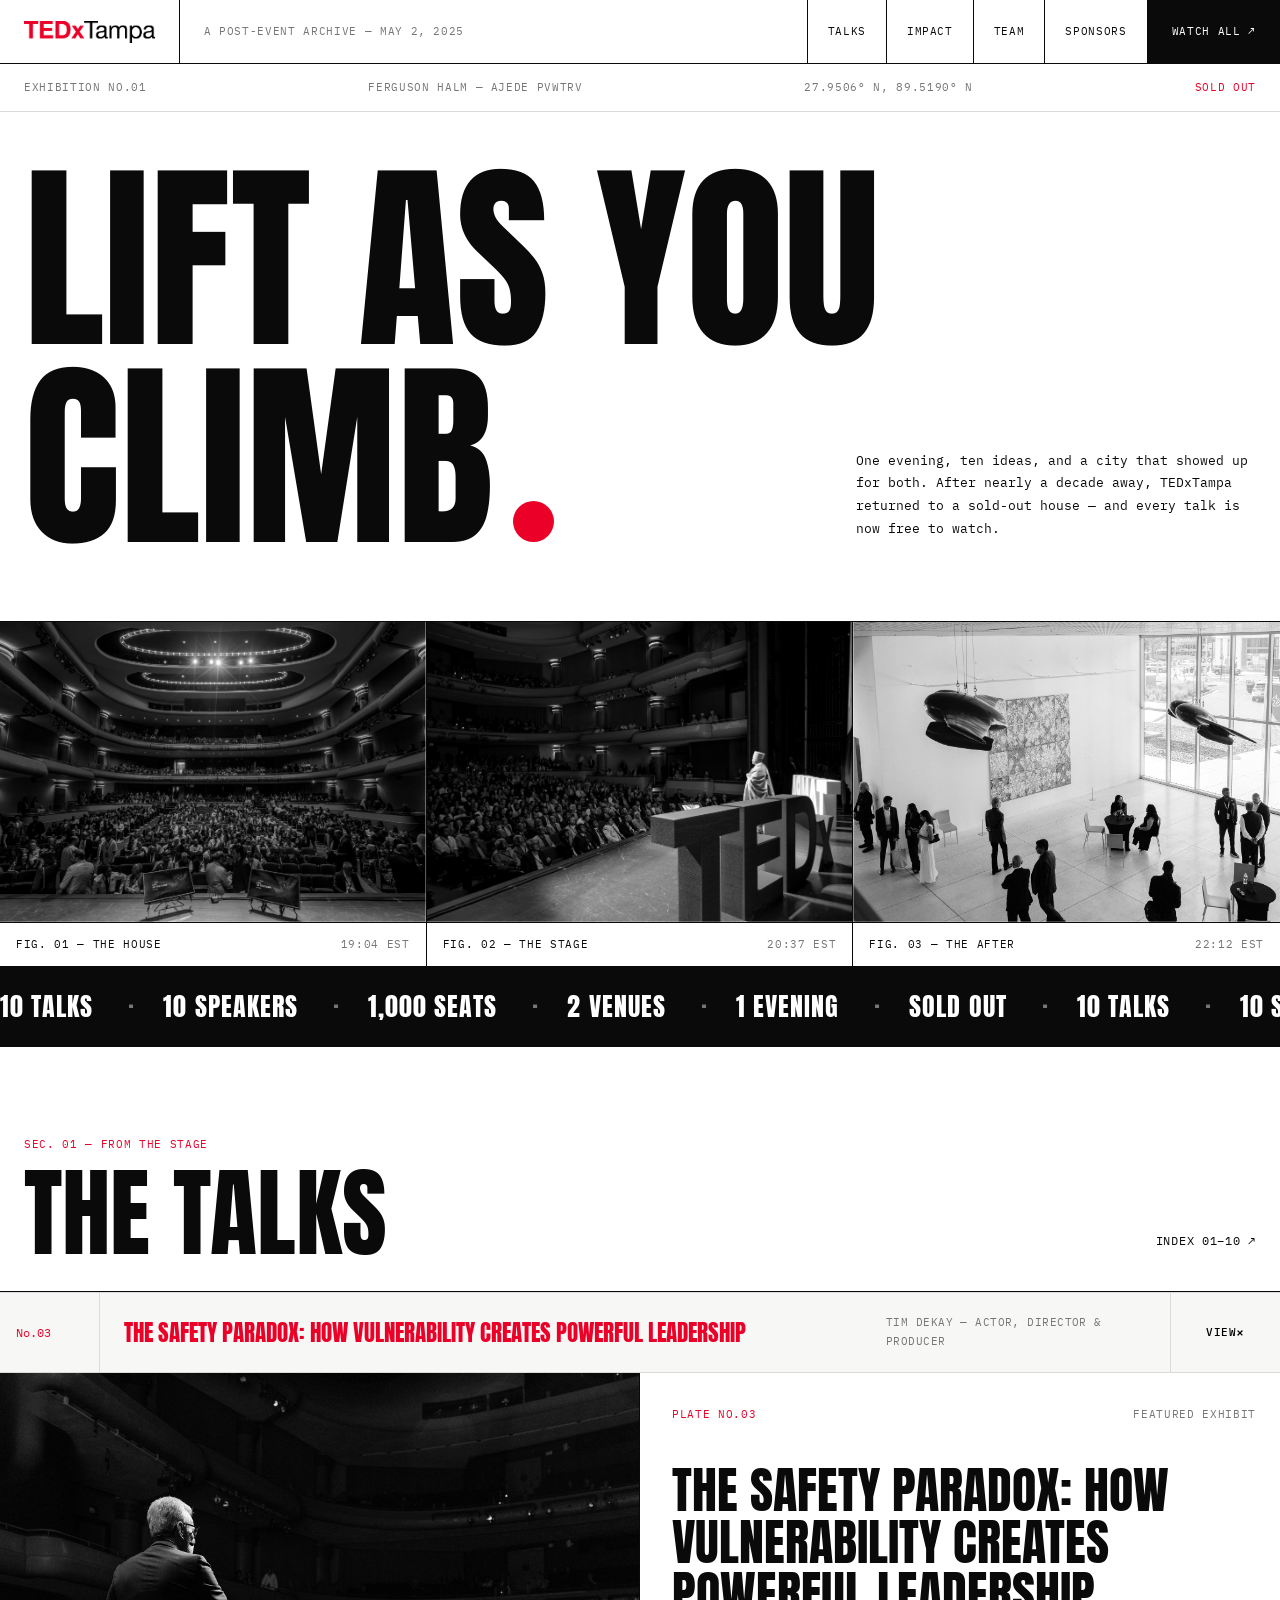
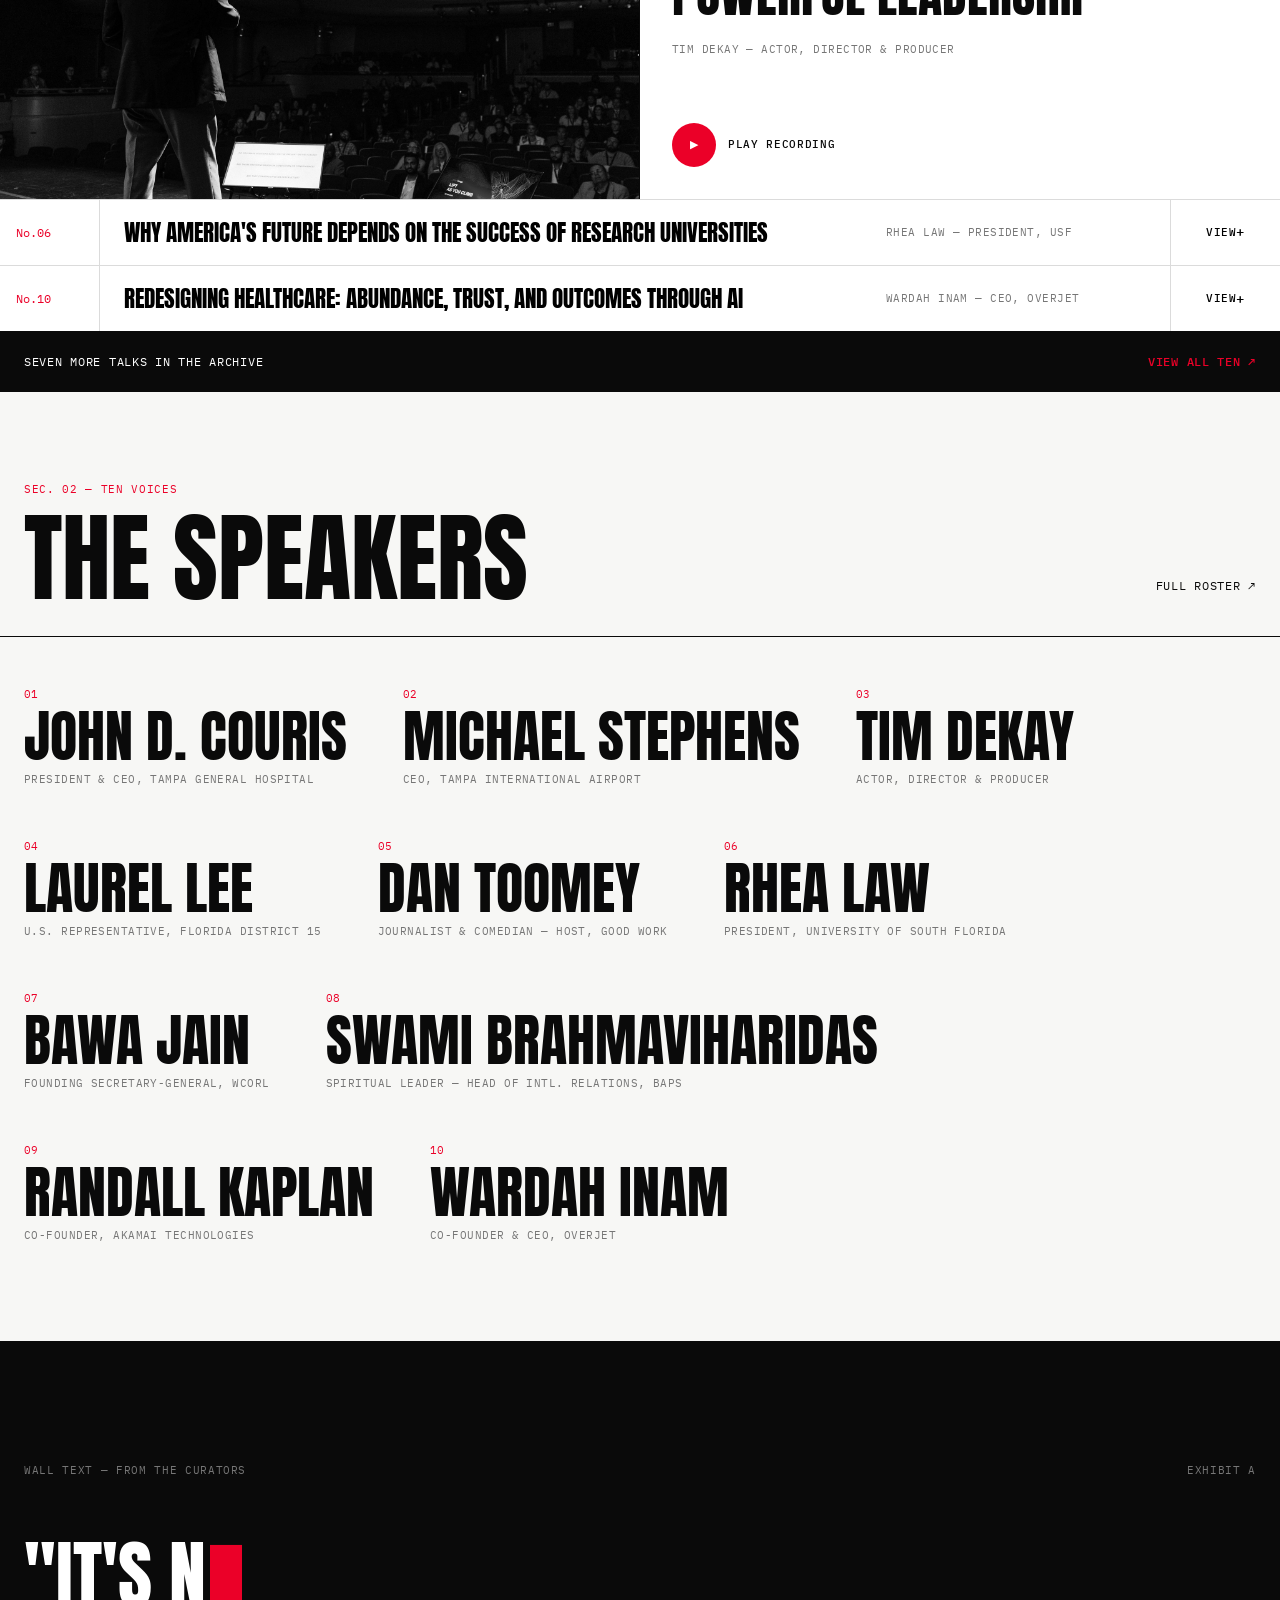
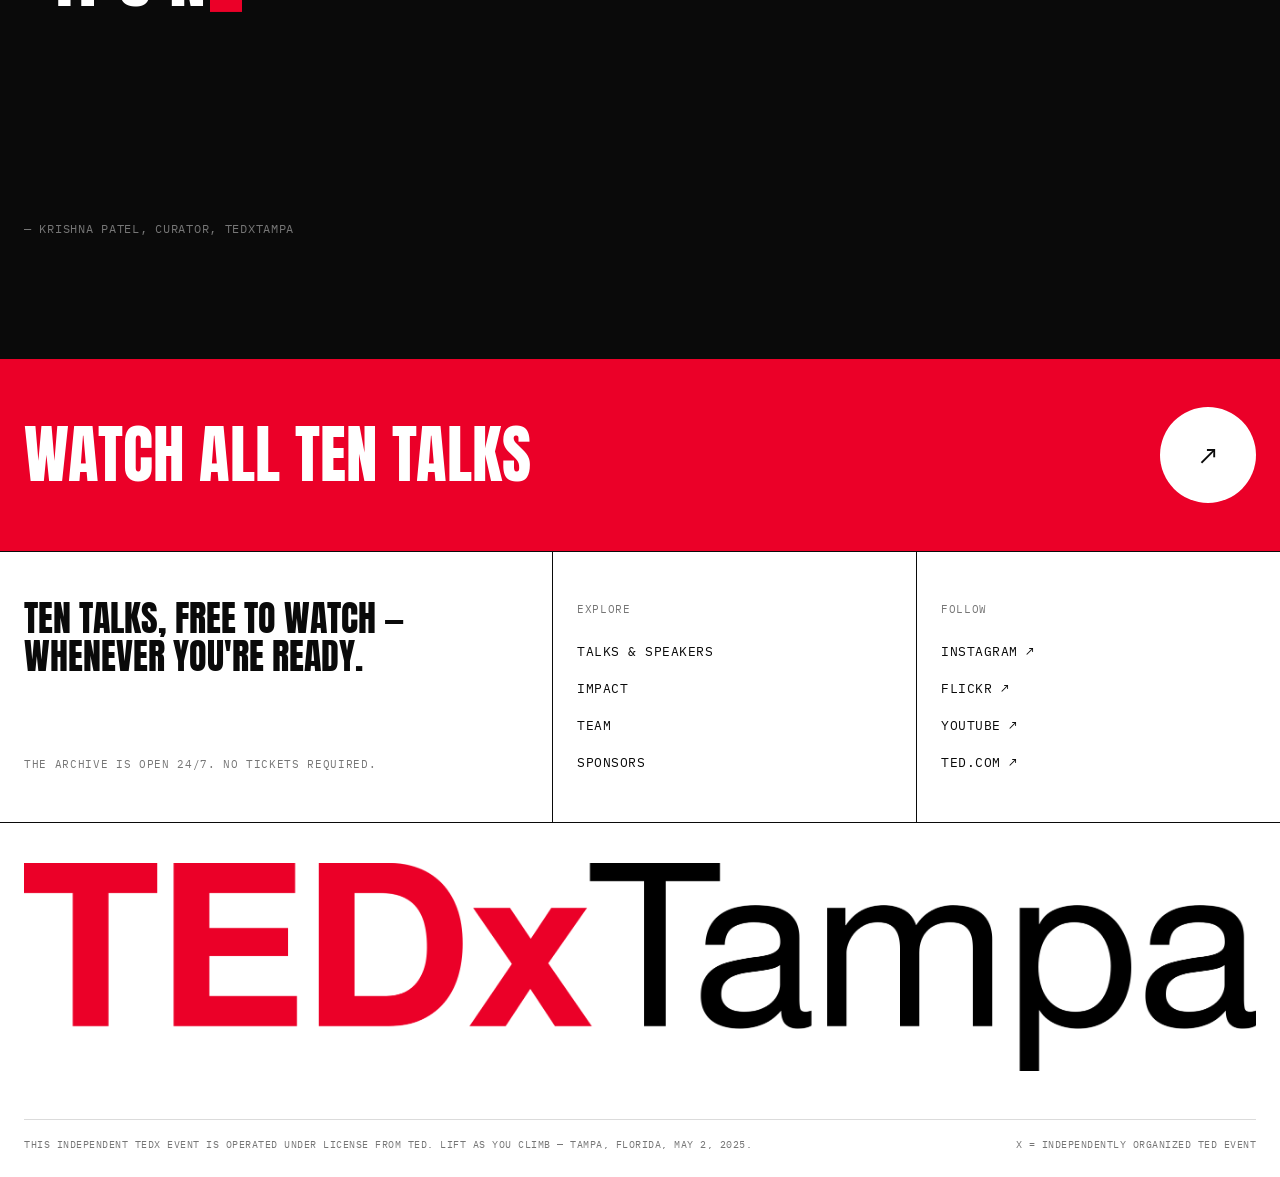
<file: index.html>
<!DOCTYPE html>
<html lang="en">
<head>
<meta charset="UTF-8">
<meta name="viewport" content="width=device-width, initial-scale=1.0">
<title>TEDxTampa — Lift As You Climb</title>
<meta name="description" content="TEDxTampa returned May 2, 2025 with a sold-out evening of ten talks. Watch every talk from the Lift As You Climb stage, free.">
<link rel="preconnect" href="https://fonts.googleapis.com">
<link rel="preconnect" href="https://fonts.gstatic.com" crossorigin>
<link href="https://fonts.googleapis.com/css2?family=Anton&family=IBM+Plex+Mono:wght@400;500&display=swap" rel="stylesheet">
<link rel="stylesheet" href="css/style.css">
<script src="js/main.js" defer></script>
</head>
<body class="is-loading">

<!-- LOADER -->
<div class="loader" id="loader" aria-hidden="true">
  <div class="loader__top">
    <span>TEDX—TPA</span>
    <span>A POST-EVENT ARCHIVE</span>
  </div>
  <div class="loader__mid">
    <div class="loader__logo">
      <img src="assets/logo-ondark.png" alt="TEDxTampa">
    </div>
    <span class="loader__dot"></span>
  </div>
  <div class="loader__bottom">
    <span class="loader__count" id="loaderCount">PLATE 00 / 10</span>
    <span>FERGUSON HALL — MAY 2, 2025</span>
  </div>
</div>

<!-- HEADER -->
<header class="site-header">
  <a class="site-header__logo" href="index.html" aria-label="TEDxTampa home">
    <img src="assets/logo-onlight.png" alt="TEDxTampa">
  </a>
  <span class="site-header__tag mono-label">A POST-EVENT ARCHIVE — MAY 2, 2025</span>
  <nav class="site-header__nav" aria-label="Primary">
    <a href="talks.html">Talks</a>
    <a href="impact.html">Impact</a>
    <a href="about.html">Team</a>
    <a href="partners.html">Sponsors</a>
    <a class="site-header__cta" href="talks.html">Watch All ↗</a>
  </nav>
  <button class="site-header__burger" id="burger" aria-label="Menu">MENU</button>
</header>
<nav class="mobile-nav" id="mobileNav" aria-label="Mobile">
  <a href="talks.html">Talks &amp; Speakers</a>
  <a href="impact.html">Impact</a>
  <a href="about.html">Team</a>
  <a href="partners.html">Sponsors</a>
</nav>

<!-- META STRIP -->
<div class="meta-strip">
  <span>Exhibition No.01</span>
  <span>Ferguson Hall — Straz Center</span>
  <span>27.9506° N, 82.4572° W</span>
  <span>Sold Out</span>
</div>

<!-- HERO -->
<section class="hero">
  <h1 class="reveal-lines">
    <span class="hero__line line"><span>Lift as you</span></span>
  </h1>
  <div class="hero__row">
    <div class="reveal-lines" style="display:flex; align-items:baseline;">
      <span class="hero__line line"><span>Climb</span></span>
      <span class="hero__dot" aria-hidden="true"></span>
    </div>
    <div class="hero__lede">
      <p data-reveal>One evening, ten ideas, and a city that showed up for both. After nearly a decade away, TEDxTampa returned to a sold-out house — and every talk is now free to watch.</p>
    </div>
  </div>
</section>

<!-- FIGURE BAND -->
<section class="fig-band">
  <figure>
    <div class="fig__frame" data-clip>
      <img src="assets/audience-full-room.jpg" alt="Full house at Ferguson Hall" loading="lazy">
    </div>
    <figcaption class="fig__caption"><span>Fig. 01 — The House</span><time>19:04 EST</time></figcaption>
  </figure>
  <figure>
    <div class="fig__frame" data-clip>
      <img src="assets/stage-swami-wide.jpg" alt="Wide view of the TEDxTampa stage" loading="lazy">
    </div>
    <figcaption class="fig__caption"><span>Fig. 02 — The Stage</span><time>20:37 EST</time></figcaption>
  </figure>
  <figure>
    <div class="fig__frame" data-clip>
      <img src="assets/museum-lobby.jpg" alt="Guests gathered at the Tampa Museum of Art" loading="lazy">
    </div>
    <figcaption class="fig__caption"><span>Fig. 03 — The After</span><time>22:12 EST</time></figcaption>
  </figure>
</section>

<!-- TICKER -->
<div class="ticker" aria-hidden="true">
  <div class="ticker__track">
    <span class="ticker__item">10 Talks <span class="sep">·</span></span>
    <span class="ticker__item">10 Speakers <span class="sep">·</span></span>
    <span class="ticker__item">1,000 Seats <span class="sep">·</span></span>
    <span class="ticker__item">2 Venues <span class="sep">·</span></span>
    <span class="ticker__item">1 Evening <span class="sep">·</span></span>
    <span class="ticker__item red">Sold Out <span class="sep">·</span></span>
  </div>
</div>

<!-- THE TALKS -->
<section>
  <div class="section-head">
    <div>
      <span class="section-head__kicker mono-label mono-label--red" data-reveal>Sec. 01 — From the Stage</span>
      <h2 class="reveal-lines"><span class="line"><span>The Talks</span></span></h2>
    </div>
    <a class="section-head__link" href="talks.html" data-reveal>Index 01–10 ↗</a>
  </div>

  <div class="acc is-open" style="border-top:1px solid var(--ink);">
    <button class="catalog-row acc__head" aria-expanded="true" aria-controls="acc-03">
      <span class="no">No.03</span>
      <span class="title">The Safety Paradox: How Vulnerability Creates Powerful Leadership</span>
      <span class="who">Tim DeKay — Actor, Director &amp; Producer</span>
      <span class="action">View <span class="arrow">+</span></span>
    </button>
    <div class="acc__panel" id="acc-03">
      <div class="plate-spread acc__spread">
        <div class="plate-photo plate-photo--acc">
          <img src="assets/talk-dekay.jpg" alt="Tim DeKay speaking on the TEDxTampa stage" loading="lazy">
        </div>
        <div class="plate-body">
          <div class="plate-meta"><span class="no">Plate No.03</span><span class="dur">Featured Exhibit</span></div>
          <div>
            <h3 class="plate-title">The Safety Paradox: How Vulnerability Creates Powerful Leadership</h3>
            <p class="plate-speaker" style="margin-top:20px;">Tim DeKay — Actor, Director &amp; Producer</p>
          </div>
          <a class="play" href="https://www.youtube.com/watch?v=6g4Zf6RdGlM" target="_blank" rel="noopener">
            <span class="play__dot">▶</span> Play Recording
          </a>
        </div>
      </div>
    </div>
  </div>

  <div class="acc">
    <button class="catalog-row acc__head" aria-expanded="false" aria-controls="acc-06">
      <span class="no">No.06</span>
      <span class="title">Why America's Future Depends on the Success of Research Universities</span>
      <span class="who">Rhea Law — President, USF</span>
      <span class="action">View <span class="arrow">+</span></span>
    </button>
    <div class="acc__panel" id="acc-06">
      <div class="plate-spread acc__spread">
        <div class="plate-photo plate-photo--acc">
          <img src="assets/talk-law.jpg" alt="Rhea Law presenting on the TEDxTampa stage" loading="lazy">
        </div>
        <div class="plate-body">
          <div class="plate-meta"><span class="no">Plate No.06</span><span class="dur">Official TEDx Release</span></div>
          <div>
            <h3 class="plate-title">Why America's Future Depends on the Success of Research Universities</h3>
            <p class="plate-speaker" style="margin-top:20px;">Rhea Law — President, University of South Florida</p>
          </div>
          <a class="play" href="https://www.youtube.com/watch?v=znBxXg3M8p4" target="_blank" rel="noopener">
            <span class="play__dot">▶</span> Play Recording
          </a>
        </div>
      </div>
    </div>
  </div>
  <div class="acc">
    <button class="catalog-row acc__head" aria-expanded="false" aria-controls="acc-10">
      <span class="no">No.10</span>
      <span class="title">Redesigning Healthcare: Abundance, Trust, and Outcomes Through AI</span>
      <span class="who">Wardah Inam — CEO, Overjet</span>
      <span class="action">View <span class="arrow">+</span></span>
    </button>
    <div class="acc__panel" id="acc-10">
      <div class="plate-spread acc__spread">
        <div class="plate-photo plate-photo--acc">
          <img src="assets/speaker-inam.jpg" alt="Wardah Inam speaking at TEDxTampa" loading="lazy">
        </div>
        <div class="plate-body">
          <div class="plate-meta"><span class="no">Plate No.10</span><span class="dur">Official TEDx Release</span></div>
          <div>
            <h3 class="plate-title">Redesigning Healthcare: Abundance, Trust, and Outcomes Through AI</h3>
            <p class="plate-speaker" style="margin-top:20px;">Wardah Inam — Co-Founder &amp; CEO, Overjet</p>
          </div>
          <a class="play" href="https://www.youtube.com/watch?v=WjXRYGS5Csc" target="_blank" rel="noopener">
            <span class="play__dot">▶</span> Play Recording
          </a>
        </div>
      </div>
    </div>
  </div>
  <div class="catalog-foot">
    <span>Seven more talks in the archive</span>
    <a href="talks.html">View All Ten ↗</a>
  </div>
</section>

<!-- THE SPEAKERS -->
<section class="name-wall-section">
  <div class="section-head">
    <div>
      <span class="section-head__kicker mono-label mono-label--red" data-reveal>Sec. 02 — Ten Voices</span>
      <h2 class="reveal-lines"><span class="line"><span>The Speakers</span></span></h2>
    </div>
    <a class="section-head__link" href="talks.html" data-reveal>Full Roster ↗</a>
  </div>
  <div class="name-wall">
    <a class="name-wall__item" href="talks.html#talk-01" data-reveal data-photo="assets/speaker-couris.jpg"><span class="no">01</span><span class="name">John D. Couris</span><span class="role">President &amp; CEO, Tampa General Hospital</span></a>
    <a class="name-wall__item" href="talks.html#talk-02" data-reveal data-photo="assets/speaker-stephens.jpg"><span class="no">02</span><span class="name">Michael Stephens</span><span class="role">CEO, Tampa International Airport</span></a>
    <a class="name-wall__item" href="talks.html#talk-03" data-reveal="2" data-photo="assets/talk-dekay.jpg"><span class="no">03</span><span class="name">Tim DeKay</span><span class="role">Actor, Director &amp; Producer</span></a>
    <a class="name-wall__item" href="talks.html#talk-04" data-reveal="2" data-photo="assets/speaker-lee.jpg" data-photo-pos="66% 45%"><span class="no">04</span><span class="name">Laurel Lee</span><span class="role">U.S. Representative, Florida District 15</span></a>
    <a class="name-wall__item" href="talks.html#talk-05" data-reveal="3" data-photo="assets/speaker-toomey.jpg" data-photo-pos="0% 50%"><span class="no">05</span><span class="name">Dan Toomey</span><span class="role">Journalist &amp; Comedian — Host, Good Work</span></a>
    <a class="name-wall__item" href="talks.html#talk-06" data-reveal data-photo="assets/talk-law.jpg"><span class="no">06</span><span class="name">Rhea Law</span><span class="role">President, University of South Florida</span></a>
    <a class="name-wall__item" href="talks.html#talk-07" data-reveal data-photo="assets/speaker-jain.jpg" data-photo-pos="78% 50%"><span class="no">07</span><span class="name">Bawa Jain</span><span class="role">Founding Secretary-General, WCORL</span></a>
    <a class="name-wall__item" href="talks.html#talk-08" data-reveal="2" data-photo="assets/speaker-swami.jpg"><span class="no">08</span><span class="name">Swami Brahmaviharidas</span><span class="role">Spiritual Leader — Head of Intl. Relations, BAPS</span></a>
    <a class="name-wall__item" href="talks.html#talk-09" data-reveal="2" data-photo="assets/speaker-kaplan.jpg" data-photo-pos="22% 50%"><span class="no">09</span><span class="name">Randall Kaplan</span><span class="role">Co-founder, Akamai Technologies</span></a>
    <a class="name-wall__item" href="talks.html#talk-10" data-reveal="3" data-photo="assets/speaker-inam.jpg"><span class="no">10</span><span class="name">Wardah Inam</span><span class="role">Co-Founder &amp; CEO, Overjet</span></a>
  </div>
</section>

<!-- WALL TEXT -->
<section class="wall-text">
  <div class="wall-text__meta">
    <span data-reveal>Wall Text — From the Curators</span>
    <span data-reveal>Exhibit A</span>
  </div>
  <blockquote class="typewriter">
    <span class="line">"It's not just an event; it's a</span>
    <span class="line"><span class="red">catalyst</span> — where ideas collide,</span>
    <span class="line">connections form."</span>
  </blockquote>
  <cite data-reveal>— Krishna Patel, Curator, TEDxTampa</cite>
</section>

<!-- RED CTA -->
<a class="red-band" href="talks.html">
  <h2 class="reveal-lines"><span class="line"><span>Watch all ten talks</span></span></h2>
  <span class="red-band__btn">↗</span>
</a>

<!-- FOOTER -->
<footer class="site-footer">
  <div class="footer-grid">
    <div class="footer-grid__statement">
      <h2>Ten talks, free to watch — whenever you're ready.</h2>
      <span class="mono-label">The archive is open 24/7. No tickets required.</span>
    </div>
    <div class="footer-grid__col">
      <span class="head mono-label">Explore</span>
      <a href="talks.html">Talks &amp; Speakers</a>
      <a href="impact.html">Impact</a>
      <a href="about.html">Team</a>
      <a href="partners.html">Sponsors</a>
    </div>
    <div class="footer-grid__col">
      <span class="head mono-label">Follow</span>
      <a href="https://www.instagram.com/tedxtampa/" target="_blank" rel="noopener">Instagram ↗</a>
      <a href="https://www.flickr.com/photos/tags/tedxtampa/" target="_blank" rel="noopener">Flickr ↗</a>
      <a href="https://www.youtube.com/@TEDx" target="_blank" rel="noopener">YouTube ↗</a>
      <a href="https://www.ted.com/" target="_blank" rel="noopener">TED.com ↗</a>
    </div>
  </div>
  <div class="footer-logo" data-reveal>
    <img src="assets/logo-onlight.png" alt="TEDxTampa" loading="lazy">
  </div>
  <div class="footer-legal">
    <span>This independent TEDx event is operated under license from TED. Lift As You Climb — Tampa, Florida, May 2, 2025.</span>
    <span>X = Independently Organized TED Event</span>
  </div>
</footer>

</body>
</html>
</file>
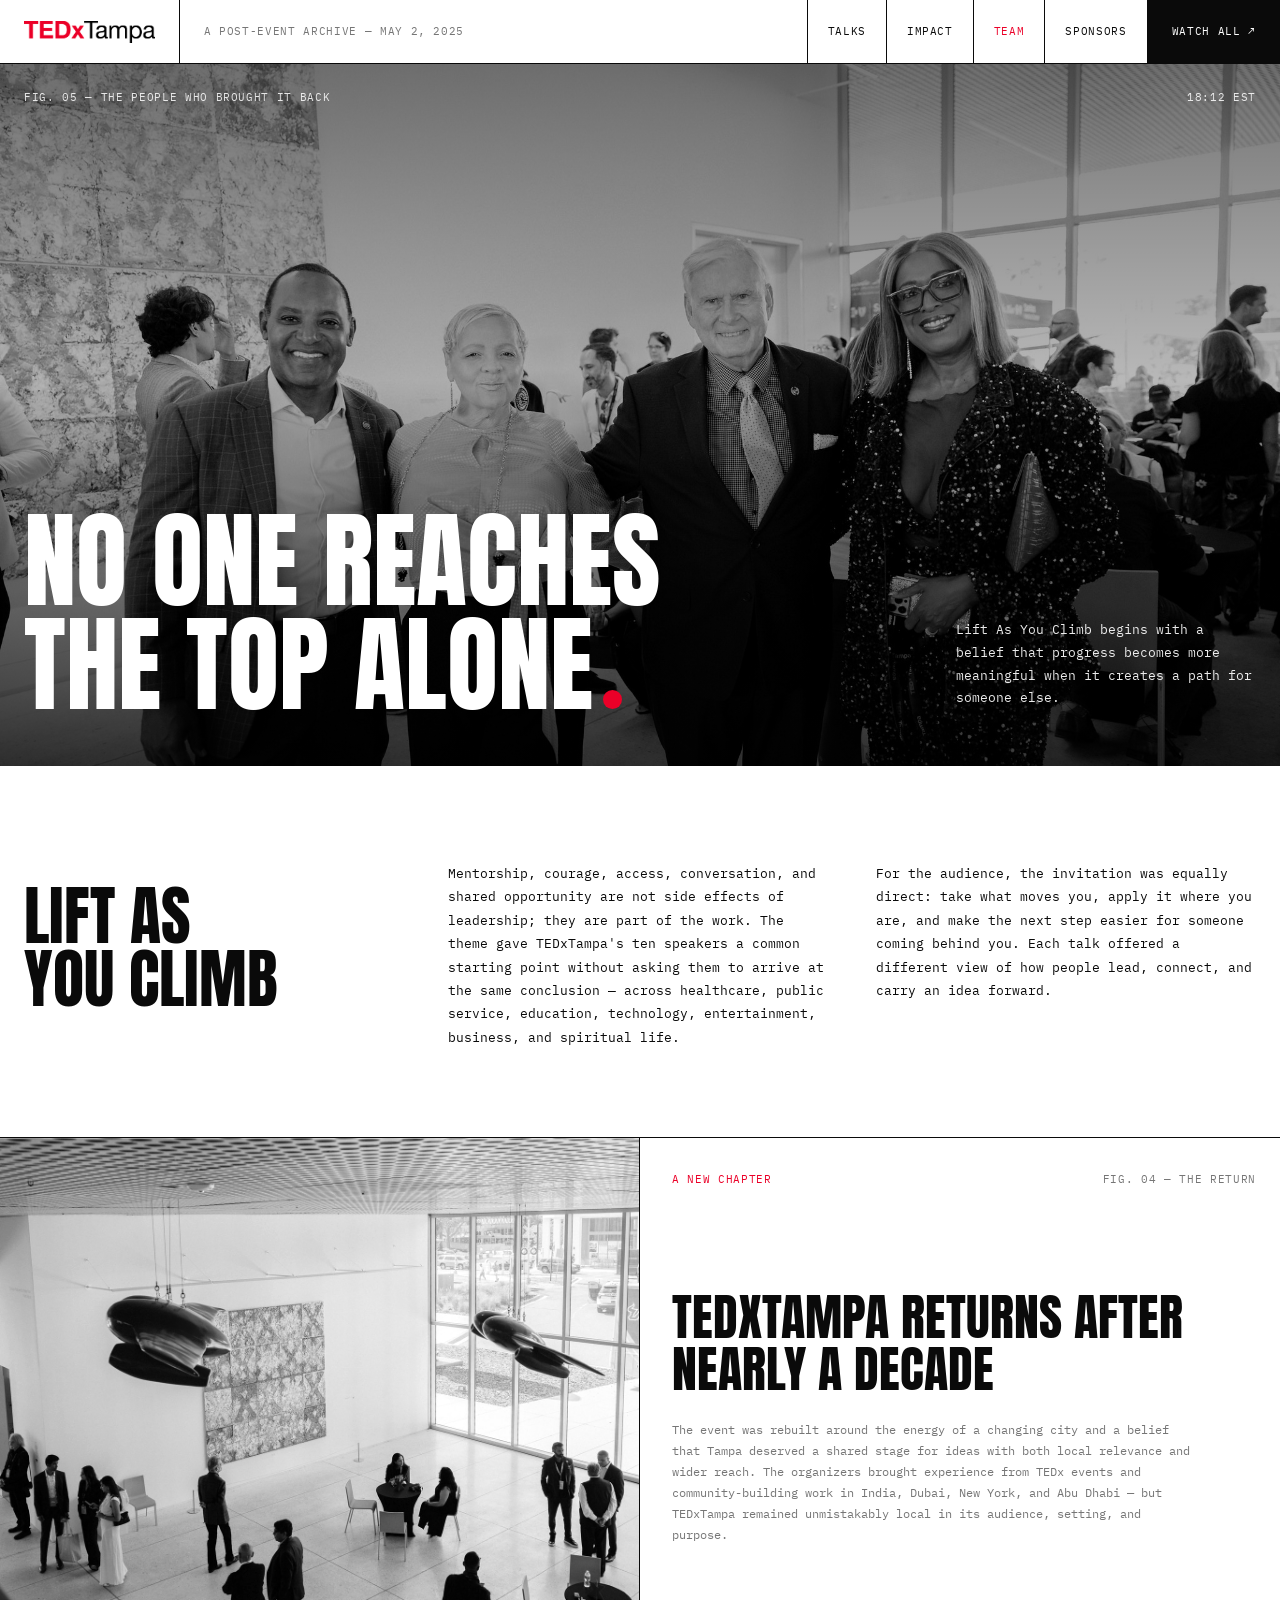
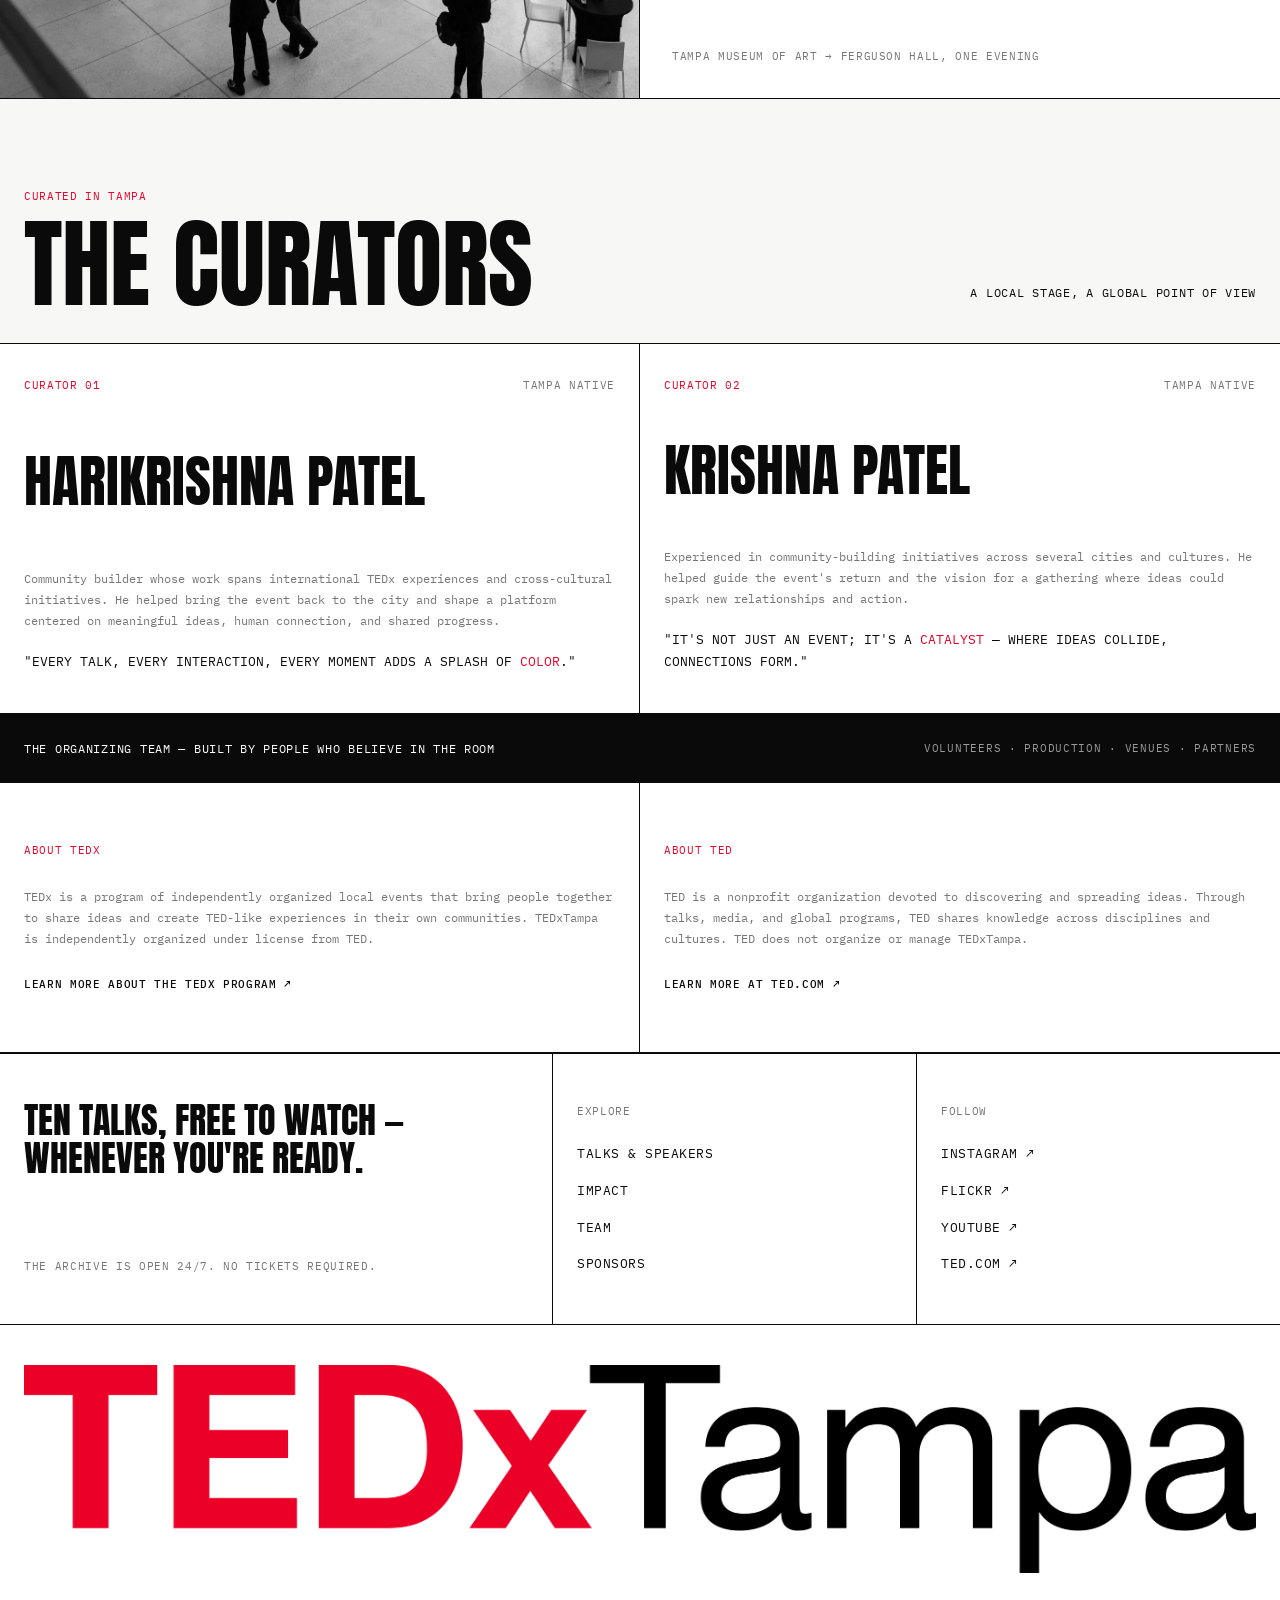
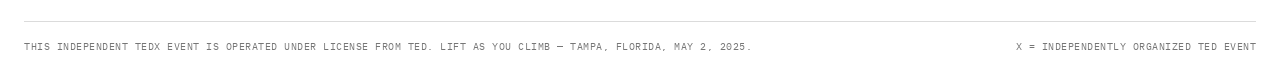
<file: about.html>
<!DOCTYPE html>
<html lang="en">
<head>
<meta charset="UTF-8">
<meta name="viewport" content="width=device-width, initial-scale=1.0">
<title>About &amp; Team — TEDxTampa</title>
<meta name="description" content="Lift As You Climb: an event theme, a leadership principle, a challenge to make progress more generous. Meet the curators of TEDxTampa.">
<link rel="preconnect" href="https://fonts.googleapis.com">
<link rel="preconnect" href="https://fonts.gstatic.com" crossorigin>
<link href="https://fonts.googleapis.com/css2?family=Anton&family=IBM+Plex+Mono:wght@400;500&display=swap" rel="stylesheet">
<link rel="stylesheet" href="css/style.css">
<script src="js/main.js" defer></script>
</head>
<body class="is-loading">

<div class="loader" id="loader" aria-hidden="true">
  <div class="loader__top"><span>TEDX—TPA</span><span>A POST-EVENT ARCHIVE</span></div>
  <div class="loader__mid">
    <h1 class="loader__title">
      <span class="line"><span>The</span></span>
      <span class="line"><span>Team</span></span>
    </h1>
    <span class="loader__dot"></span>
  </div>
  <div class="loader__bottom"><span class="loader__count" id="loaderCount">PLATE 00 / 10</span><span>TAMPA, FLORIDA</span></div>
</div>

<header class="site-header">
  <a class="site-header__logo" href="index.html" aria-label="TEDxTampa home">
    <img src="assets/logo-onlight.png" alt="TEDxTampa">
  </a>
  <span class="site-header__tag mono-label">A POST-EVENT ARCHIVE — MAY 2, 2025</span>
  <nav class="site-header__nav" aria-label="Primary">
    <a href="talks.html">Talks</a>
    <a href="impact.html">Impact</a>
    <a href="about.html" class="is-active">Team</a>
    <a href="partners.html">Sponsors</a>
    <a class="site-header__cta" href="talks.html">Watch All ↗</a>
  </nav>
  <button class="site-header__burger" id="burger" aria-label="Menu">MENU</button>
</header>
<nav class="mobile-nav" id="mobileNav" aria-label="Mobile">
  <a href="talks.html">Talks &amp; Speakers</a>
  <a href="impact.html">Impact</a>
  <a href="about.html" class="is-active">Team</a>
  <a href="partners.html">Sponsors</a>
</nav>

<!-- SPLASH HERO -->
<section class="hero-splash hero-splash--bright" style="background-image:url('assets/museum-group-bw.jpg'); background-position:center 30%;">
  <div class="hero-splash__scrim">
    <div class="hero-splash__meta">
      <span data-reveal>Fig. 05 — The People Who Brought It Back</span>
      <span data-reveal>18:12 EST</span>
    </div>
    <div class="hero-splash__bottom">
      <h1 class="hero-splash__title reveal-lines">
        <span class="line"><span>No one reaches</span></span>
        <span class="line"><span>the top alone<span class="hero__dot hero__dot--splash"></span></span></span>
      </h1>
      <p class="hero-splash__lede" data-reveal>Lift As You Climb begins with a belief that progress becomes more meaningful when it creates a path for someone else.</p>
    </div>
  </div>
</section>

<!-- THE THEME -->
<section class="text-cols">
  <div class="text-cols__head">
    <span class="kicker mono-label mono-label--red" data-reveal>Wall Text — The Theme</span>
    <h2 class="reveal-lines"><span class="line"><span>Lift as</span></span><span class="line"><span>you climb</span></span></h2>
  </div>
  <div class="text-cols__body">
    <p data-reveal>Mentorship, courage, access, conversation, and shared opportunity are not side effects of leadership; they are part of the work. The theme gave TEDxTampa's ten speakers a common starting point without asking them to arrive at the same conclusion — across healthcare, public service, education, technology, entertainment, business, and spiritual life.</p>
    <p data-reveal="2">For the audience, the invitation was equally direct: take what moves you, apply it where you are, and make the next step easier for someone coming behind you. Each talk offered a different view of how people lead, connect, and carry an idea forward.</p>
  </div>
</section>

<!-- THE RETURN -->
<section class="plate-spread" style="border-bottom:1px solid var(--ink);">
  <div class="plate-photo" data-clip>
    <img src="assets/museum-lobby.jpg" alt="Guests gathering in the Tampa Museum of Art lobby" loading="lazy">
  </div>
  <div class="plate-body">
    <div class="plate-meta"><span class="no">A New Chapter</span><span class="dur">Fig. 04 — The Return</span></div>
    <div>
      <h3 class="plate-title" data-reveal>TEDxTampa returns after nearly a decade</h3>
      <p style="margin-top:24px; max-width:520px; color:var(--muted); font-size:12px;" data-reveal="2">The event was rebuilt around the energy of a changing city and a belief that Tampa deserved a shared stage for ideas with both local relevance and wider reach. The organizers brought experience from TEDx events and community-building work in India, Dubai, New York, and Abu Dhabi — but TEDxTampa remained unmistakably local in its audience, setting, and purpose.</p>
    </div>
    <span class="mono-label" data-reveal="3">Tampa Museum of Art → Ferguson Hall, One Evening</span>
  </div>
</section>

<!-- THE CURATORS -->
<section class="name-wall-section">
  <div class="section-head">
    <div>
      <span class="section-head__kicker mono-label mono-label--red" data-reveal>Curated in Tampa</span>
      <h2 class="reveal-lines"><span class="line"><span>The Curators</span></span></h2>
    </div>
    <span class="section-head__link" data-reveal>A Local Stage, A Global Point of View</span>
  </div>
  <div class="curator-grid">
    <div class="curator" data-reveal>
      <div class="plate-meta"><span class="no">Curator 01</span><span class="dur">Tampa Native</span></div>
      <h3>Harikrishna Patel</h3>
      <div>
        <p class="bio">Community builder whose work spans international TEDx experiences and cross-cultural initiatives. He helped bring the event back to the city and shape a platform centered on meaningful ideas, human connection, and shared progress.</p>
        <p class="quote">"Every talk, every interaction, every moment adds a splash of <span class="red">color</span>."</p>
      </div>
    </div>
    <div class="curator" data-reveal="2">
      <div class="plate-meta"><span class="no">Curator 02</span><span class="dur">Tampa Native</span></div>
      <h3>Krishna Patel</h3>
      <div>
        <p class="bio">Experienced in community-building initiatives across several cities and cultures. He helped guide the event's return and the vision for a gathering where ideas could spark new relationships and action.</p>
        <p class="quote">"It's not just an event; it's a <span class="red">catalyst</span> — where ideas collide, connections form."</p>
      </div>
    </div>
  </div>
  <div class="slim-band">
    <span>The Organizing Team — Built by people who believe in the room</span>
    <span class="right">Volunteers · Production · Venues · Partners</span>
  </div>
</section>

<!-- ABOUT TEDx / TED -->
<div class="legal-duo">
  <section>
    <span class="mono-label mono-label--red">About TEDx</span>
    <p>TEDx is a program of independently organized local events that bring people together to share ideas and create TED-like experiences in their own communities. TEDxTampa is independently organized under license from TED.</p>
    <a href="https://www.ted.com/about/programs-initiatives/tedx-program" target="_blank" rel="noopener">Learn more about the TEDx program ↗</a>
  </section>
  <section>
    <span class="mono-label mono-label--red">About TED</span>
    <p>TED is a nonprofit organization devoted to discovering and spreading ideas. Through talks, media, and global programs, TED shares knowledge across disciplines and cultures. TED does not organize or manage TEDxTampa.</p>
    <a href="https://www.ted.com/" target="_blank" rel="noopener">Learn more at TED.com ↗</a>
  </section>
</div>

<footer class="site-footer">
  <div class="footer-grid">
    <div class="footer-grid__statement">
      <h2>Ten talks, free to watch — whenever you're ready.</h2>
      <span class="mono-label">The archive is open 24/7. No tickets required.</span>
    </div>
    <div class="footer-grid__col">
      <span class="head mono-label">Explore</span>
      <a href="talks.html">Talks &amp; Speakers</a>
      <a href="impact.html">Impact</a>
      <a href="about.html">Team</a>
      <a href="partners.html">Sponsors</a>
    </div>
    <div class="footer-grid__col">
      <span class="head mono-label">Follow</span>
      <a href="https://www.instagram.com/tedxtampa/" target="_blank" rel="noopener">Instagram ↗</a>
      <a href="https://www.flickr.com/photos/tags/tedxtampa/" target="_blank" rel="noopener">Flickr ↗</a>
      <a href="https://www.youtube.com/@TEDx" target="_blank" rel="noopener">YouTube ↗</a>
      <a href="https://www.ted.com/" target="_blank" rel="noopener">TED.com ↗</a>
    </div>
  </div>
  <div class="footer-logo" data-reveal>
    <img src="assets/logo-onlight.png" alt="TEDxTampa" loading="lazy">
  </div>
  <div class="footer-legal">
    <span>This independent TEDx event is operated under license from TED. Lift As You Climb — Tampa, Florida, May 2, 2025.</span>
    <span>X = Independently Organized TED Event</span>
  </div>
</footer>

</body>
</html>
</file>
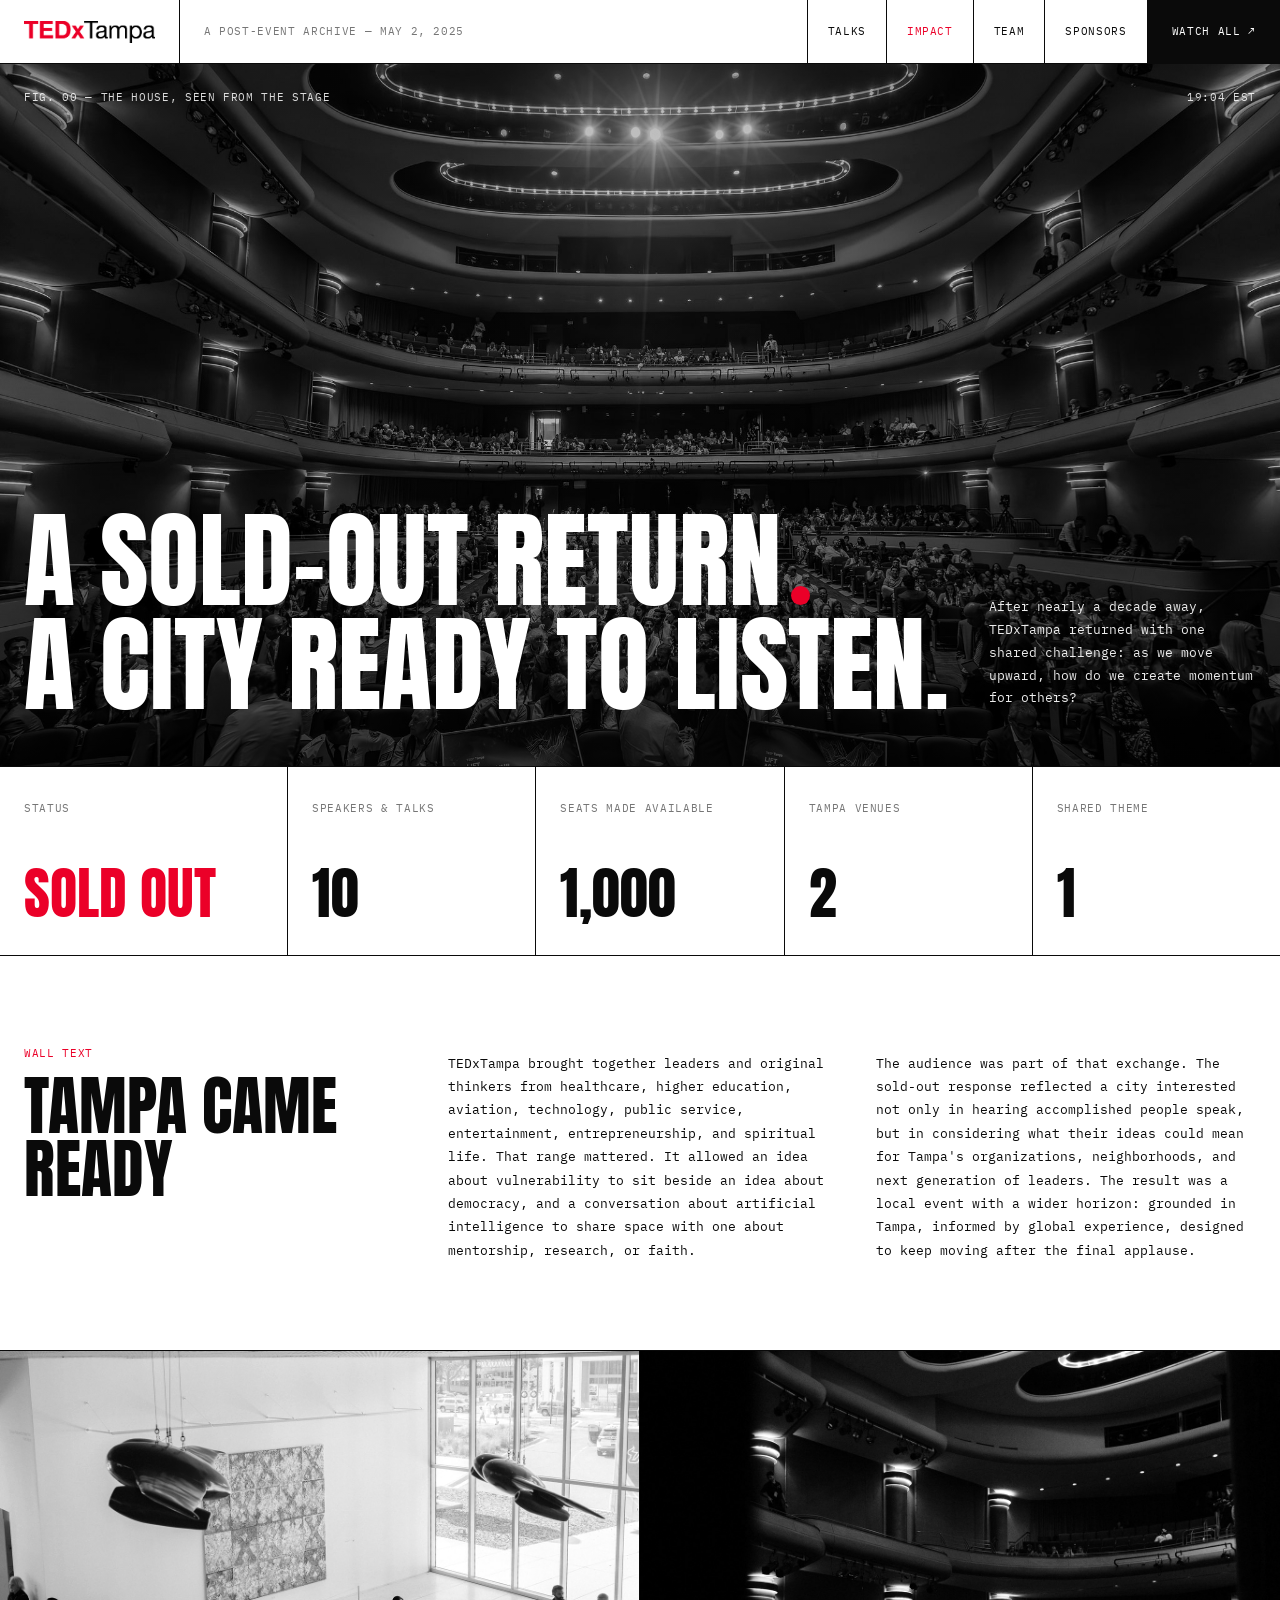
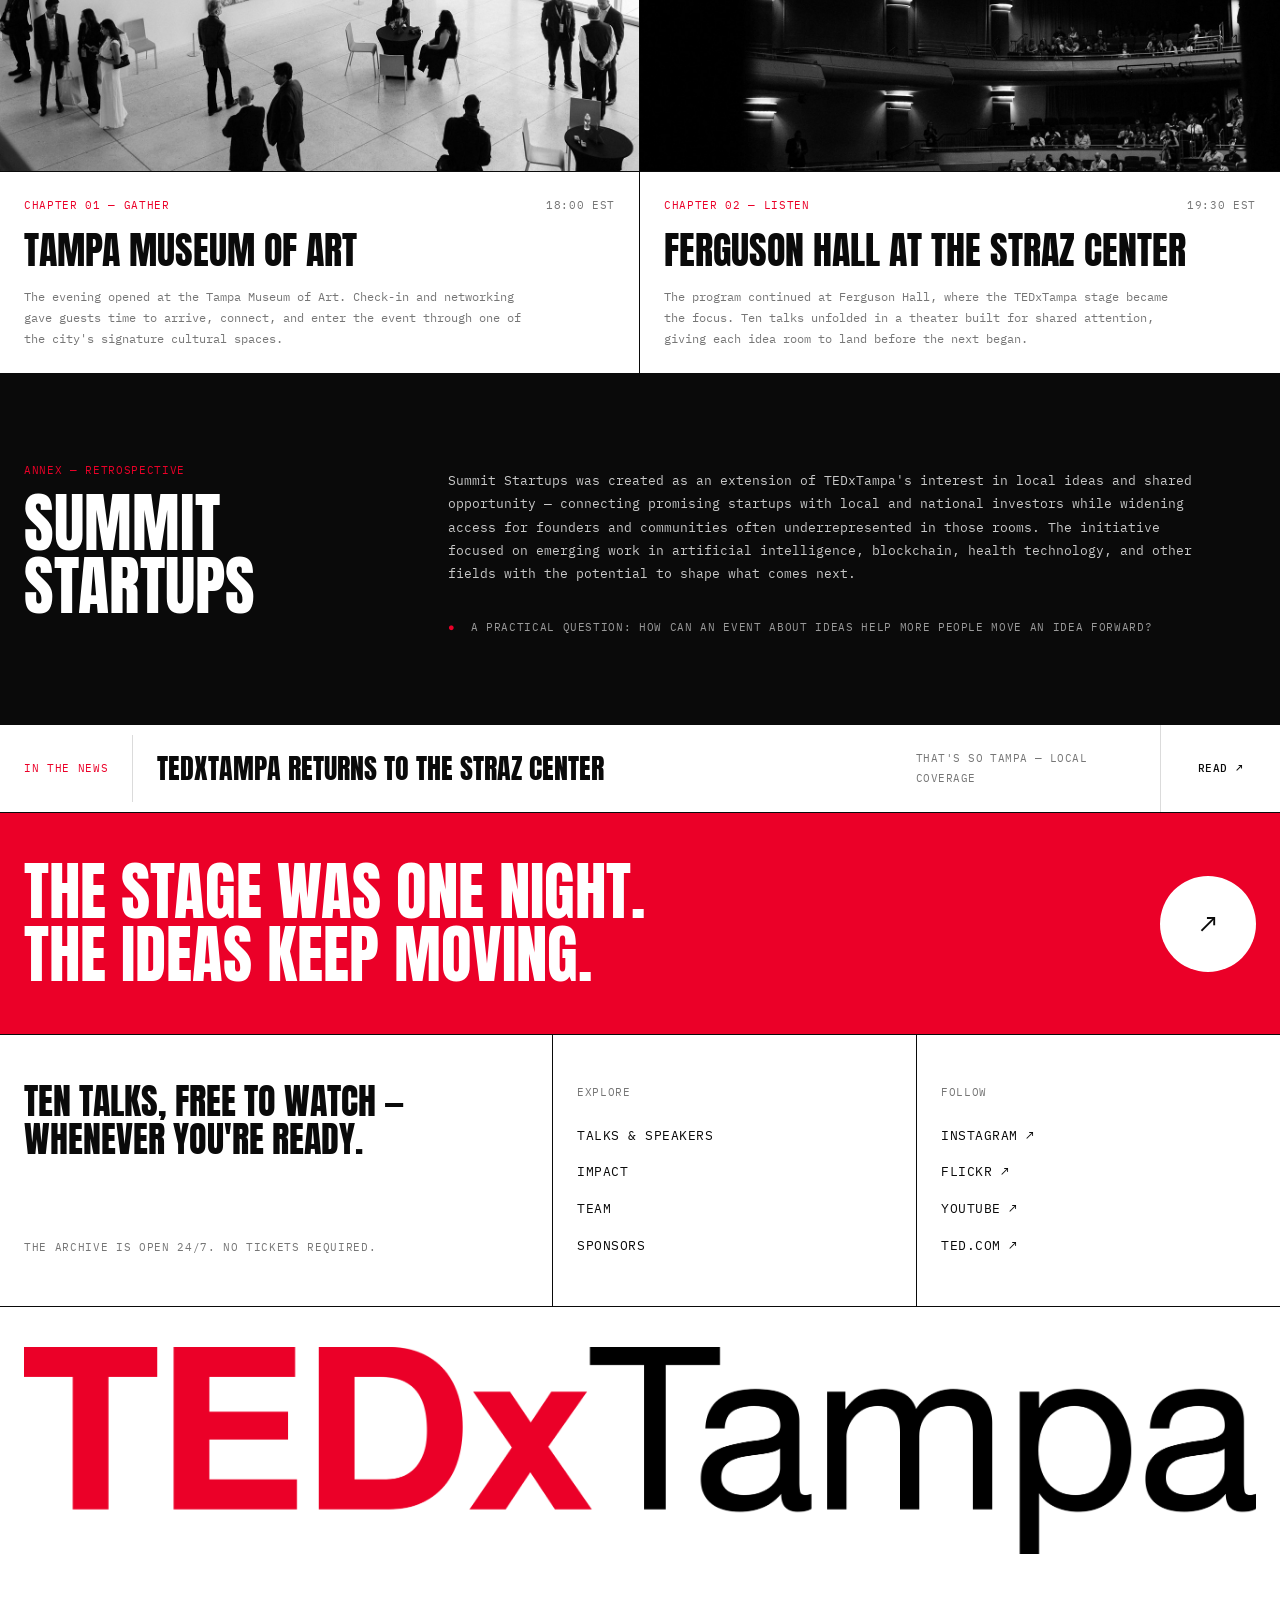
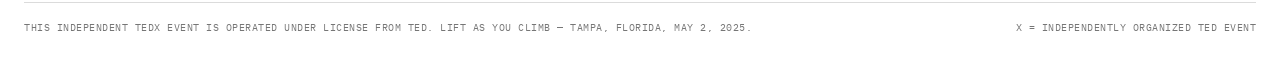
<file: impact.html>
<!DOCTYPE html>
<html lang="en">
<head>
<meta charset="UTF-8">
<meta name="viewport" content="width=device-width, initial-scale=1.0">
<title>Impact — TEDxTampa</title>
<meta name="description" content="A sold-out return. A city ready to listen. The verified record of TEDxTampa: Lift As You Climb — May 2, 2025.">
<link rel="preconnect" href="https://fonts.googleapis.com">
<link rel="preconnect" href="https://fonts.gstatic.com" crossorigin>
<link href="https://fonts.googleapis.com/css2?family=Anton&family=IBM+Plex+Mono:wght@400;500&display=swap" rel="stylesheet">
<link rel="stylesheet" href="css/style.css">
<script src="js/main.js" defer></script>
</head>
<body class="is-loading">

<div class="loader" id="loader" aria-hidden="true">
  <div class="loader__top"><span>TEDX—TPA</span><span>A POST-EVENT ARCHIVE</span></div>
  <div class="loader__mid">
    <h1 class="loader__title">
      <span class="line"><span>Impact</span></span>
    </h1>
    <span class="loader__dot"></span>
  </div>
  <div class="loader__bottom"><span class="loader__count" id="loaderCount">PLATE 00 / 10</span><span>VERIFIED FIGURES</span></div>
</div>

<header class="site-header">
  <a class="site-header__logo" href="index.html" aria-label="TEDxTampa home">
    <img src="assets/logo-onlight.png" alt="TEDxTampa">
  </a>
  <span class="site-header__tag mono-label">A POST-EVENT ARCHIVE — MAY 2, 2025</span>
  <nav class="site-header__nav" aria-label="Primary">
    <a href="talks.html">Talks</a>
    <a href="impact.html" class="is-active">Impact</a>
    <a href="about.html">Team</a>
    <a href="partners.html">Sponsors</a>
    <a class="site-header__cta" href="talks.html">Watch All ↗</a>
  </nav>
  <button class="site-header__burger" id="burger" aria-label="Menu">MENU</button>
</header>
<nav class="mobile-nav" id="mobileNav" aria-label="Mobile">
  <a href="talks.html">Talks &amp; Speakers</a>
  <a href="impact.html" class="is-active">Impact</a>
  <a href="about.html">Team</a>
  <a href="partners.html">Sponsors</a>
</nav>

<!-- SPLASH HERO -->
<section class="hero-splash" style="background-image:url('assets/audience-full-room-bw.jpg'); background-position:center 30%;">
  <div class="hero-splash__scrim">
    <div class="hero-splash__meta">
      <span data-reveal>Fig. 00 — The House, Seen from the Stage</span>
      <span data-reveal>19:04 EST</span>
    </div>
    <div class="hero-splash__bottom">
      <h1 class="hero-splash__title reveal-lines">
        <span class="line"><span>A sold-out return<span class="hero__dot hero__dot--splash"></span></span></span>
        <span class="line"><span>A city ready to listen.</span></span>
      </h1>
      <p class="hero-splash__lede" data-reveal>After nearly a decade away, TEDxTampa returned with one shared challenge: as we move upward, how do we create momentum for others?</p>
    </div>
  </div>
</section>

<!-- VERIFIED FIGURES -->
<section class="stat-grid">
  <div class="stat-cell" data-reveal>
    <span class="mono-label">Status</span>
    <span class="value red">Sold Out</span>
  </div>
  <div class="stat-cell" data-reveal="2">
    <span class="mono-label">Speakers &amp; Talks</span>
    <span class="value" data-count="10">0</span>
  </div>
  <div class="stat-cell" data-reveal="3">
    <span class="mono-label">Seats Made Available</span>
    <span class="value" data-count="1,000">0</span>
  </div>
  <div class="stat-cell" data-reveal="4">
    <span class="mono-label">Tampa Venues</span>
    <span class="value" data-count="2">0</span>
  </div>
  <div class="stat-cell" data-reveal="5">
    <span class="mono-label">Shared Theme</span>
    <span class="value" data-count="1">0</span>
  </div>
</section>

<!-- WALL TEXT -->
<section class="text-cols">
  <div class="text-cols__head">
    <span class="kicker mono-label mono-label--red" data-reveal>Wall Text</span>
    <h2 class="reveal-lines"><span class="line"><span>Tampa came</span></span><span class="line"><span>ready</span></span></h2>
  </div>
  <div class="text-cols__body">
    <p data-reveal>TEDxTampa brought together leaders and original thinkers from healthcare, higher education, aviation, technology, public service, entertainment, entrepreneurship, and spiritual life. That range mattered. It allowed an idea about vulnerability to sit beside an idea about democracy, and a conversation about artificial intelligence to share space with one about mentorship, research, or faith.</p>
    <p data-reveal="2">The audience was part of that exchange. The sold-out response reflected a city interested not only in hearing accomplished people speak, but in considering what their ideas could mean for Tampa's organizations, neighborhoods, and next generation of leaders. The result was a local event with a wider horizon: grounded in Tampa, informed by global experience, designed to keep moving after the final applause.</p>
  </div>
</section>

<!-- TWO VENUES -->
<section class="chapters">
  <div class="chapter">
    <div class="chapter__frame" data-clip>
      <img src="assets/museum-lobby.jpg" alt="Guests gathering in the Tampa Museum of Art lobby" loading="lazy">
    </div>
    <div class="chapter__body">
      <div class="chapter__meta">
        <span class="mono-label mono-label--red">Chapter 01 — Gather</span>
        <span class="mono-label">18:00 EST</span>
      </div>
      <h3>Tampa Museum of Art</h3>
      <p>The evening opened at the Tampa Museum of Art. Check-in and networking gave guests time to arrive, connect, and enter the event through one of the city's signature cultural spaces.</p>
    </div>
  </div>
  <div class="chapter">
    <div class="chapter__frame" data-clip>
      <img src="assets/theater-tiers.jpg" alt="The tiered balconies of Ferguson Hall" loading="lazy">
    </div>
    <div class="chapter__body">
      <div class="chapter__meta">
        <span class="mono-label mono-label--red">Chapter 02 — Listen</span>
        <span class="mono-label">19:30 EST</span>
      </div>
      <h3>Ferguson Hall at the Straz Center</h3>
      <p>The program continued at Ferguson Hall, where the TEDxTampa stage became the focus. Ten talks unfolded in a theater built for shared attention, giving each idea room to land before the next began.</p>
    </div>
  </div>
</section>

<!-- SUMMIT STARTUPS -->
<section class="text-cols text-cols--dark">
  <div class="text-cols__head">
    <span class="kicker mono-label mono-label--red" data-reveal>Annex — Retrospective</span>
    <h2 class="reveal-lines"><span class="line"><span>Summit</span></span><span class="line"><span>Startups</span></span></h2>
  </div>
  <div class="text-cols__body" style="flex-direction:column; gap:32px;">
    <p style="max-width:760px;" data-reveal>Summit Startups was created as an extension of TEDxTampa's interest in local ideas and shared opportunity — connecting promising startups with local and national investors while widening access for founders and communities often underrepresented in those rooms. The initiative focused on emerging work in artificial intelligence, blockchain, health technology, and other fields with the potential to shape what comes next.</p>
    <p style="font-size:11px; letter-spacing:0.06em; text-transform:uppercase; color:#9a9a9a;" data-reveal="2"><span class="red">●</span>&nbsp;&nbsp;A practical question: how can an event about ideas help more people move an idea forward?</p>
  </div>
</section>

<!-- IN THE NEWS -->
<a class="press-row" href="https://thatssotampa.com/tedx-tampa-conference-straz/" target="_blank" rel="noopener">
  <span class="tag">In the News</span>
  <span class="headline">TEDxTampa Returns to the Straz Center</span>
  <span class="src">That's So Tampa — Local Coverage</span>
  <span class="action">Read ↗</span>
</a>

<!-- RED CTA -->
<a class="red-band" href="talks.html">
  <h2 class="reveal-lines"><span class="line"><span>The stage was one night.</span></span><span class="line"><span>The ideas keep moving.</span></span></h2>
  <span class="red-band__btn">↗</span>
</a>

<footer class="site-footer">
  <div class="footer-grid">
    <div class="footer-grid__statement">
      <h2>Ten talks, free to watch — whenever you're ready.</h2>
      <span class="mono-label">The archive is open 24/7. No tickets required.</span>
    </div>
    <div class="footer-grid__col">
      <span class="head mono-label">Explore</span>
      <a href="talks.html">Talks &amp; Speakers</a>
      <a href="impact.html">Impact</a>
      <a href="about.html">Team</a>
      <a href="partners.html">Sponsors</a>
    </div>
    <div class="footer-grid__col">
      <span class="head mono-label">Follow</span>
      <a href="https://www.instagram.com/tedxtampa/" target="_blank" rel="noopener">Instagram ↗</a>
      <a href="https://www.flickr.com/photos/tags/tedxtampa/" target="_blank" rel="noopener">Flickr ↗</a>
      <a href="https://www.youtube.com/@TEDx" target="_blank" rel="noopener">YouTube ↗</a>
      <a href="https://www.ted.com/" target="_blank" rel="noopener">TED.com ↗</a>
    </div>
  </div>
  <div class="footer-logo" data-reveal>
    <img src="assets/logo-onlight.png" alt="TEDxTampa" loading="lazy">
  </div>
  <div class="footer-legal">
    <span>This independent TEDx event is operated under license from TED. Lift As You Climb — Tampa, Florida, May 2, 2025.</span>
    <span>X = Independently Organized TED Event</span>
  </div>
</footer>

</body>
</html>
</file>
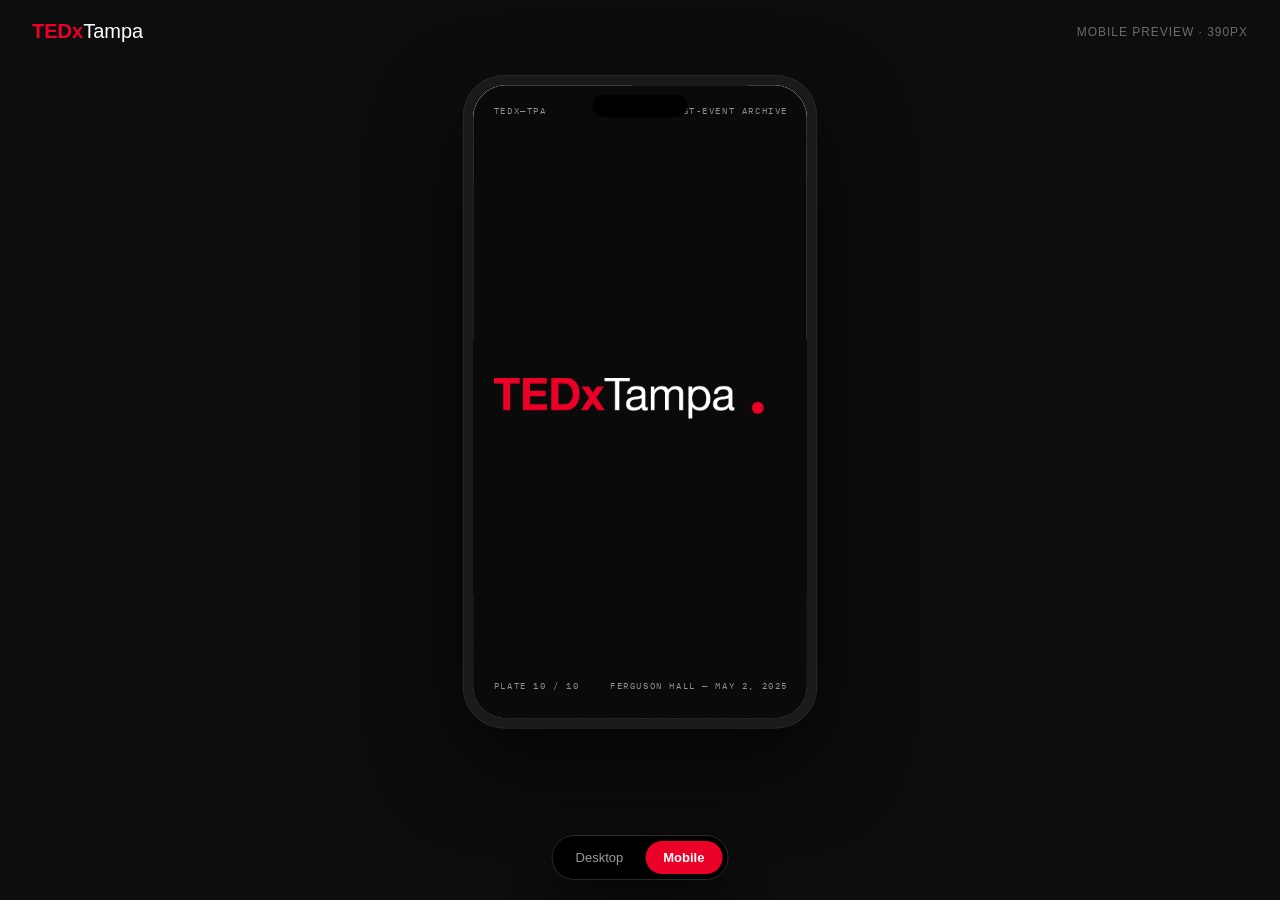
<file: mobile.html>
<!DOCTYPE html>
<html lang="en">
<head>
<meta charset="UTF-8">
<meta name="viewport" content="width=device-width, initial-scale=1.0">
<title>Mobile Preview — TEDxTampa</title>
<meta name="description" content="TEDxTampa site preview in a mobile frame.">
<style>
  * { margin: 0; padding: 0; box-sizing: border-box; }

  body {
    font-family: "Helvetica Neue", Helvetica, Arial, sans-serif;
    background: #0d0d0d;
    color: #fff;
    min-height: 100vh;
    display: flex;
    flex-direction: column;
    align-items: center;
  }

  .bar {
    width: 100%;
    display: flex;
    align-items: center;
    justify-content: space-between;
    padding: 20px 32px;
  }

  .logo { font-size: 20px; color: #fff; text-decoration: none; }
  .logo b { color: #eb0028; font-weight: 700; }
  .logo span { font-weight: 400; }

  .bar__note { font-size: 12px; color: #6b6b6b; letter-spacing: 0.08em; text-transform: uppercase; }

  .bar a.desktop-link {
    font-size: 13px;
    font-weight: 500;
    color: #fff;
    text-decoration: underline;
  }

  .phone {
    margin-top: 12px;
    width: 412px;
    height: 866px;
    max-height: calc(100vh - 140px);
    border-radius: 48px;
    background: #1a1a1a;
    border: 1px solid #2e2e2e;
    padding: 11px;
    box-shadow: 0 40px 100px rgba(0, 0, 0, 0.7);
    position: relative;
    margin-bottom: 40px;
    flex-shrink: 0;
  }

  .phone::after {
    content: "";
    position: absolute;
    top: 22px;
    left: 50%;
    transform: translateX(-50%);
    width: 110px;
    height: 26px;
    border-radius: 999px;
    background: #000;
    z-index: 2;
    pointer-events: none;
  }

  .phone__screen {
    width: 100%;
    height: 100%;
    border-radius: 38px;
    overflow: hidden;
    background: #000;
  }

  .phone__screen iframe {
    width: 390px;
    height: 100%;
    border: 0;
    display: block;
  }

  @media (max-height: 1000px) {
    .phone { transform: scale(0.86); transform-origin: top center; margin-bottom: -80px; }
  }

  @media (max-width: 480px) {
    /* On an actual phone, skip the frame and go straight to the site */
    .phone { display: none; }
    .redirect-note { padding: 40px 24px; text-align: center; font-size: 15px; line-height: 1.6; color: #bbb; }
  }

  .redirect-note { display: none; }
  @media (max-width: 480px) { .redirect-note { display: block; } }

  .view-toggle {
    position: fixed;
    bottom: 20px;
    left: 50%;
    transform: translateX(-50%);
    z-index: 95;
    display: flex;
    gap: 4px;
    padding: 5px;
    background: #000;
    border: 1px solid #2a2a2a;
    border-radius: 999px;
    box-shadow: 0 12px 40px rgba(0, 0, 0, 0.6);
  }

  .view-toggle button {
    border: none;
    background: none;
    color: #9a9a9a;
    font-family: inherit;
    font-size: 13px;
    font-weight: 500;
    padding: 9px 18px;
    border-radius: 999px;
    cursor: pointer;
    transition: background-color 0.15s ease, color 0.15s ease;
  }

  .view-toggle button.is-active {
    background: #eb0028;
    color: #fff;
    font-weight: 700;
  }

  .view-toggle button:not(.is-active):hover { color: #fff; }

  @media (max-width: 480px) { .view-toggle { display: none; } }
</style>
</head>
<body>

<div class="bar">
  <span class="logo"><b>TEDx</b><span>Tampa</span></span>
  <span class="bar__note">Mobile Preview · 390px</span>
</div>

<div class="phone">
  <div class="phone__screen">
    <iframe id="screen" src="index.html" title="TEDxTampa mobile preview"></iframe>
  </div>
</div>

<p class="redirect-note">You're already on a phone — just visit the <a href="index.html" style="color:#eb0028; font-weight:700;">site itself</a> for the real mobile experience.</p>

<div class="view-toggle" aria-label="Switch preview view">
  <button type="button" id="toDesktop">Desktop</button>
  <button class="is-active" type="button">Mobile</button>
</div>

<script>
  var PAGES = ['index.html', 'talks.html', 'impact.html', 'about.html', 'partners.html'];
  var frame = document.getElementById('screen');
  var currentPage = 'index.html';

  // Deep link: mobile.html#talks.html (or ?page=talks.html) opens that page in the frame
  var param = new URLSearchParams(window.location.search).get('page') ||
              decodeURIComponent(window.location.hash.slice(1));
  if (PAGES.indexOf(param) !== -1) {
    currentPage = param;
    frame.src = param;
  }

  // Track wherever the user navigates inside the phone (via the site's own menu)
  frame.addEventListener('load', function () {
    try {
      var page = frame.contentWindow.location.pathname.split('/').pop() || 'index.html';
      if (page.indexOf('.html') === -1) page += '.html';
      if (PAGES.indexOf(page) !== -1) currentPage = page;
    } catch (e) { /* cross-origin frame — keep last known page */ }
  });

  // Toggle back to the desktop version of whatever page is in the frame
  document.getElementById('toDesktop').addEventListener('click', function () {
    window.location.href = currentPage;
  });
</script>

</body>
</html>
</file>
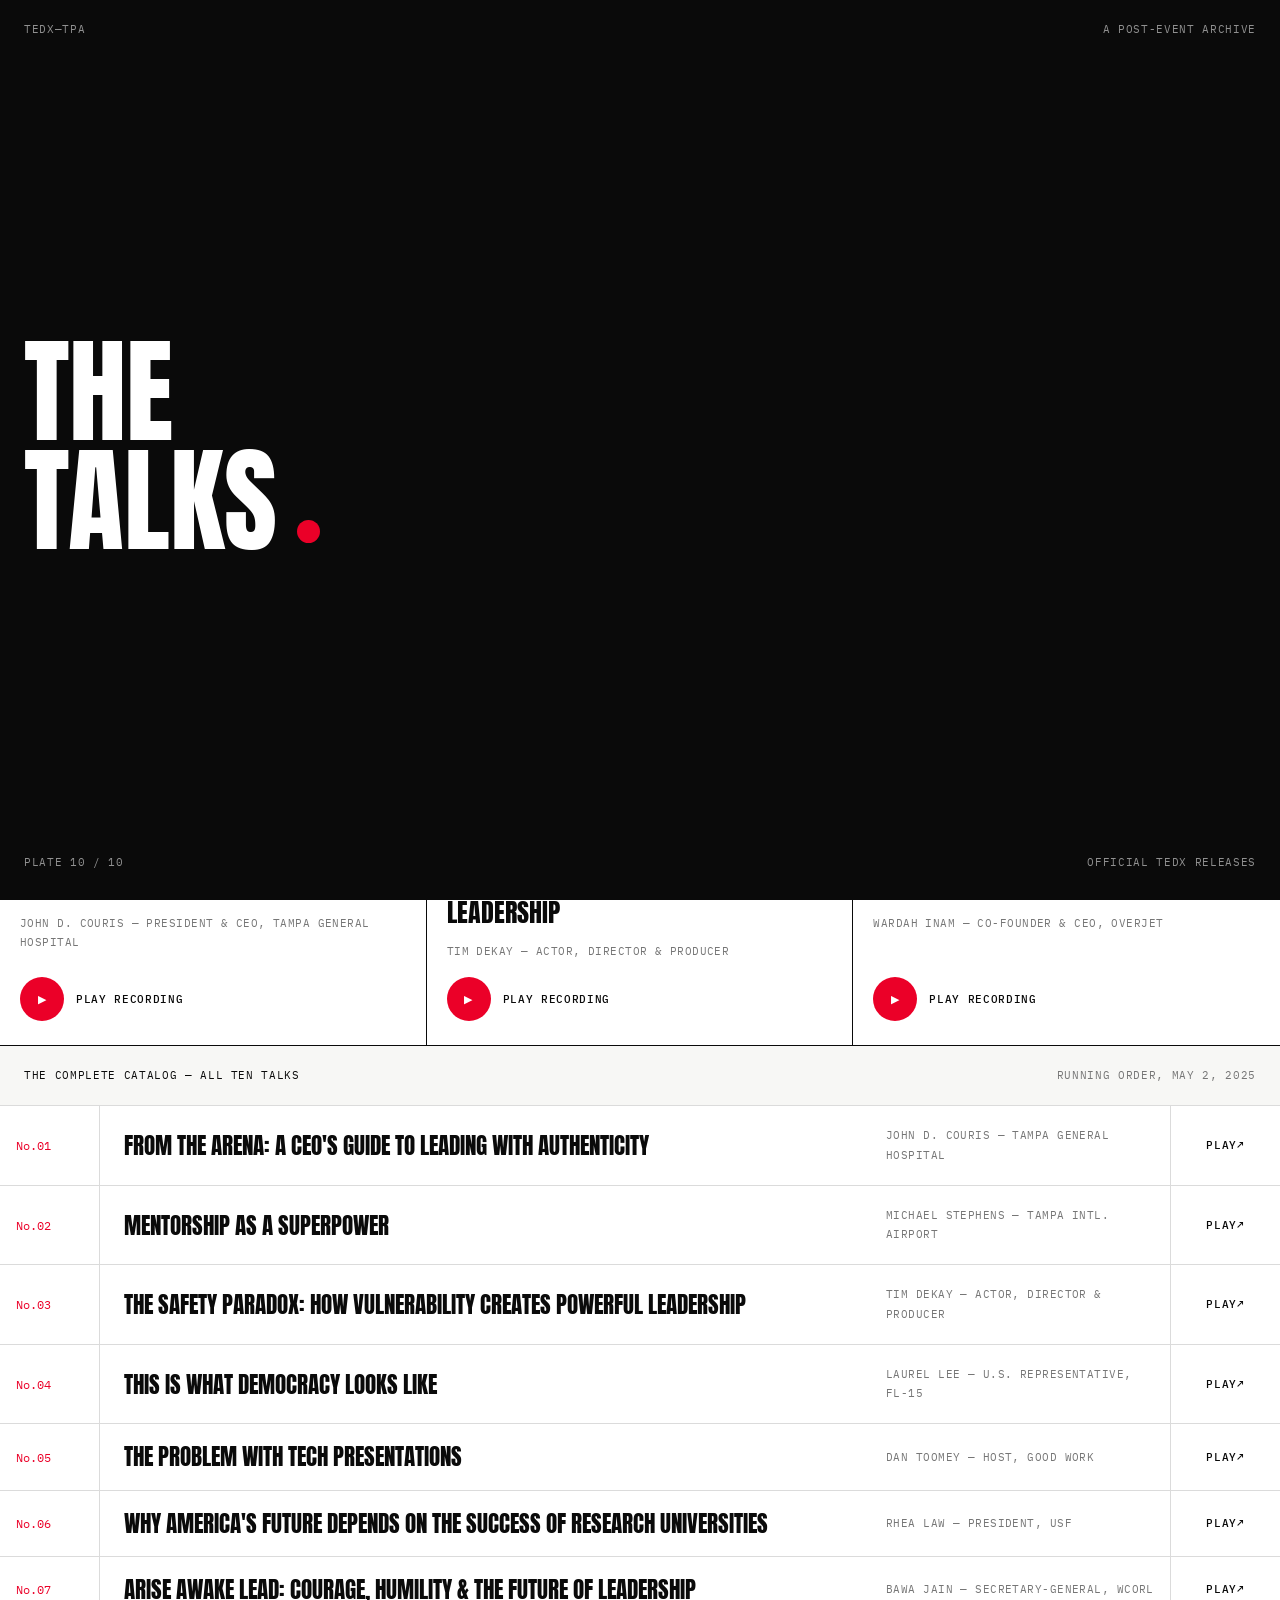
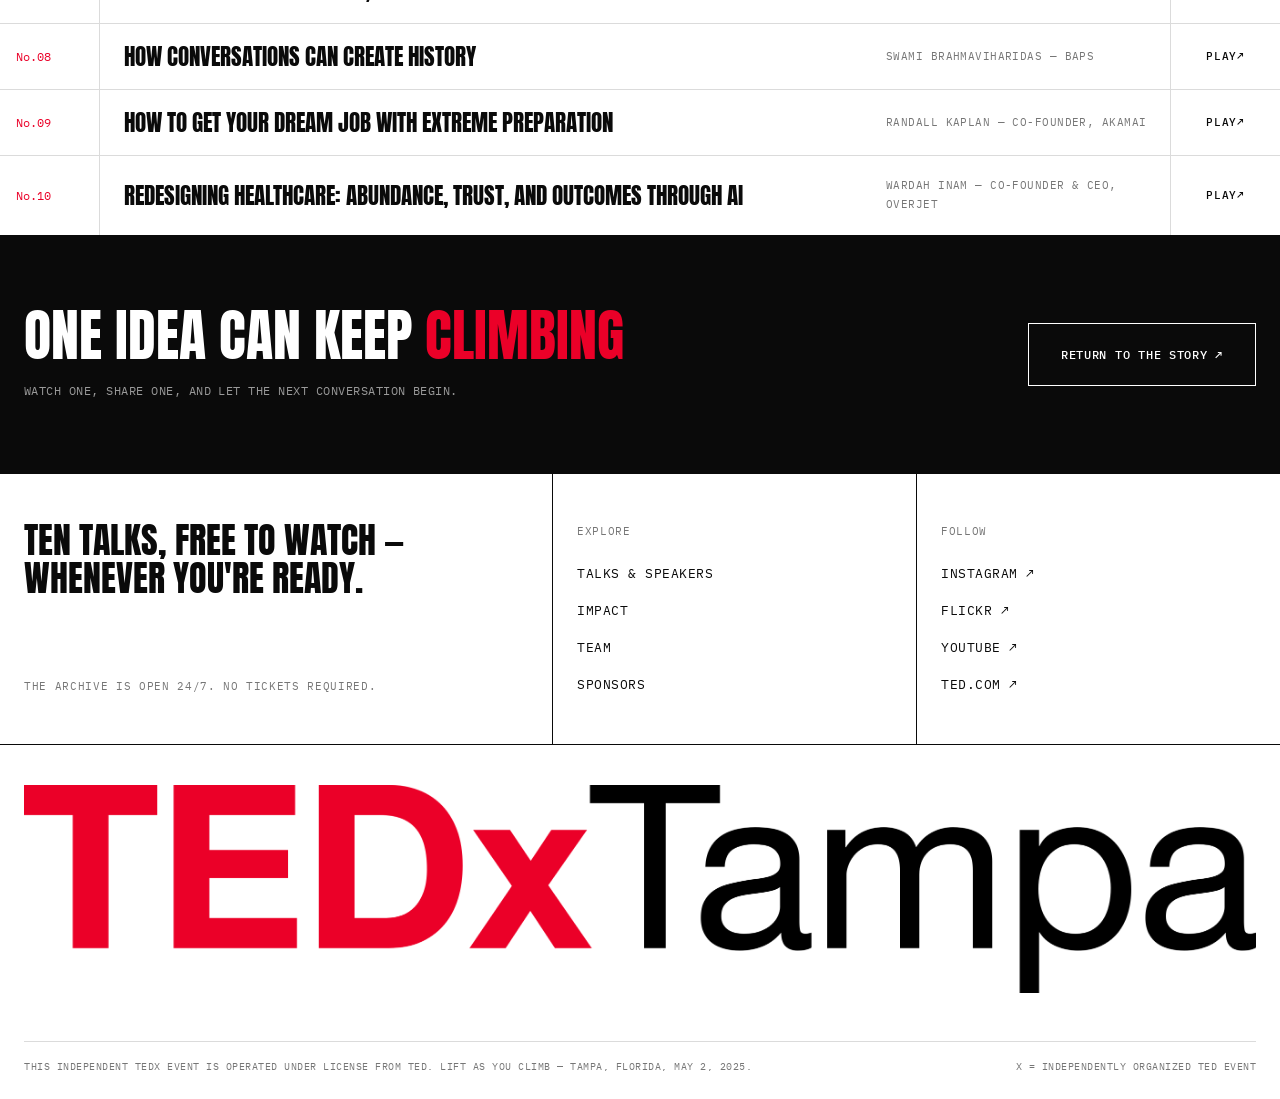
<file: talks.html>
<!DOCTYPE html>
<html lang="en">
<head>
<meta charset="UTF-8">
<meta name="viewport" content="width=device-width, initial-scale=1.0">
<title>Talks &amp; Speakers — TEDxTampa</title>
<meta name="description" content="Watch all ten official talks from TEDxTampa: Lift As You Climb. Ten voices, one Tampa stage — free to watch.">
<link rel="preconnect" href="https://fonts.googleapis.com">
<link rel="preconnect" href="https://fonts.gstatic.com" crossorigin>
<link href="https://fonts.googleapis.com/css2?family=Anton&family=IBM+Plex+Mono:wght@400;500&display=swap" rel="stylesheet">
<link rel="stylesheet" href="css/style.css">
<script src="js/main.js" defer></script>
</head>
<body class="is-loading">

<div class="loader" id="loader" aria-hidden="true">
  <div class="loader__top"><span>TEDX—TPA</span><span>A POST-EVENT ARCHIVE</span></div>
  <div class="loader__mid">
    <h1 class="loader__title">
      <span class="line"><span>The</span></span>
      <span class="line"><span>Talks</span></span>
    </h1>
    <span class="loader__dot"></span>
  </div>
  <div class="loader__bottom"><span class="loader__count" id="loaderCount">PLATE 00 / 10</span><span>OFFICIAL TEDx RELEASES</span></div>
</div>

<header class="site-header">
  <a class="site-header__logo" href="index.html" aria-label="TEDxTampa home">
    <img src="assets/logo-onlight.png" alt="TEDxTampa">
  </a>
  <span class="site-header__tag mono-label">A POST-EVENT ARCHIVE — MAY 2, 2025</span>
  <nav class="site-header__nav" aria-label="Primary">
    <a href="talks.html" class="is-active">Talks</a>
    <a href="impact.html">Impact</a>
    <a href="about.html">Team</a>
    <a href="partners.html">Sponsors</a>
    <a class="site-header__cta" href="#catalog">Watch All ↗</a>
  </nav>
  <button class="site-header__burger" id="burger" aria-label="Menu">MENU</button>
</header>
<nav class="mobile-nav" id="mobileNav" aria-label="Mobile">
  <a href="talks.html" class="is-active">Talks &amp; Speakers</a>
  <a href="impact.html">Impact</a>
  <a href="about.html">Team</a>
  <a href="partners.html">Sponsors</a>
</nav>

<!-- HERO -->
<section class="hero">
  <div class="hero__row hero__row--top">
    <h1 class="reveal-lines">
      <span class="hero__line line" style="font-size:clamp(56px, 11.5vw, 170px);"><span>Ten voices.</span></span>
    </h1>
    <div class="hero__lede hero__lede--top">
      <p data-reveal>Leadership, democracy, creativity, research, technology, faith, healthcare — meet the ten speakers who brought Lift As You Climb to life. Choose one, press play, and carry the idea forward.</p>
    </div>
  </div>
  <div class="reveal-lines">
    <span class="hero__line line" style="font-size:clamp(56px, 11.5vw, 170px);"><span>One Tampa stage<span class="hero__dot"></span></span></span>
  </div>
</section>

<!-- FEATURED PLATES -->
<section class="plate-grid">
  <a class="plate" href="https://www.youtube.com/watch?v=tw_aegf_f2M" target="_blank" rel="noopener">
    <div class="plate-photo" data-clip><img src="assets/speaker-couris.jpg" alt="John D. Couris speaking at TEDxTampa" loading="lazy"></div>
    <div class="plate-body">
      <div class="plate-meta"><span class="no">Plate No.01</span><span class="dur">14:26</span></div>
      <h3 class="plate-title">From the Arena: A CEO's Guide to Leading with Authenticity</h3>
      <p class="plate-speaker">John D. Couris — President &amp; CEO, Tampa General Hospital</p>
      <span class="play"><span class="play__dot">▶</span> Play Recording</span>
    </div>
  </a>
  <a class="plate" href="https://www.youtube.com/watch?v=6g4Zf6RdGlM" target="_blank" rel="noopener">
    <div class="plate-photo" data-clip><img src="assets/talk-dekay.jpg" alt="Tim DeKay on stage at TEDxTampa" loading="lazy"></div>
    <div class="plate-body">
      <div class="plate-meta"><span class="no">Plate No.03</span><span class="dur">14:32</span></div>
      <h3 class="plate-title">The Safety Paradox: How Vulnerability Creates Powerful Leadership</h3>
      <p class="plate-speaker">Tim DeKay — Actor, Director &amp; Producer</p>
      <span class="play"><span class="play__dot">▶</span> Play Recording</span>
    </div>
  </a>
  <a class="plate" href="https://www.youtube.com/watch?v=WjXRYGS5Csc" target="_blank" rel="noopener">
    <div class="plate-photo" data-clip><img src="assets/speaker-inam.jpg" alt="Wardah Inam speaking at TEDxTampa" loading="lazy"></div>
    <div class="plate-body">
      <div class="plate-meta"><span class="no">Plate No.10</span><span class="dur">13:48</span></div>
      <h3 class="plate-title">Redesigning Healthcare: Abundance, Trust, and Outcomes Through AI</h3>
      <p class="plate-speaker">Wardah Inam — Co-Founder &amp; CEO, Overjet</p>
      <span class="play"><span class="play__dot">▶</span> Play Recording</span>
    </div>
  </a>
</section>

<!-- COMPLETE CATALOG -->
<section id="catalog">
  <div class="catalog-head">
    <span>The Complete Catalog — All Ten Talks</span>
    <span class="right">Running Order, May 2, 2025</span>
  </div>

  <a class="catalog-row" id="talk-01" href="https://www.youtube.com/watch?v=tw_aegf_f2M" target="_blank" rel="noopener">
    <span class="no">No.01</span>
    <span class="title">From the Arena: A CEO's Guide to Leading with Authenticity</span>
    <span class="who">John D. Couris — Tampa General Hospital</span>
    <span class="action">Play <span class="arrow">↗</span></span>
  </a>
  <a class="catalog-row" id="talk-02" href="https://www.youtube.com/watch?v=NEQ2rCutAAo" target="_blank" rel="noopener">
    <span class="no">No.02</span>
    <span class="title">Mentorship as a Superpower</span>
    <span class="who">Michael Stephens — Tampa Intl. Airport</span>
    <span class="action">Play <span class="arrow">↗</span></span>
  </a>
  <a class="catalog-row" id="talk-03" href="https://www.youtube.com/watch?v=6g4Zf6RdGlM" target="_blank" rel="noopener">
    <span class="no">No.03</span>
    <span class="title">The Safety Paradox: How Vulnerability Creates Powerful Leadership</span>
    <span class="who">Tim DeKay — Actor, Director &amp; Producer</span>
    <span class="action">Play <span class="arrow">↗</span></span>
  </a>
  <a class="catalog-row" id="talk-04" href="https://www.youtube.com/watch?v=IQimhttWbAs" target="_blank" rel="noopener">
    <span class="no">No.04</span>
    <span class="title">This Is What Democracy Looks Like</span>
    <span class="who">Laurel Lee — U.S. Representative, FL-15</span>
    <span class="action">Play <span class="arrow">↗</span></span>
  </a>
  <a class="catalog-row" id="talk-05" href="https://www.youtube.com/watch?v=eDXGVplLvyg" target="_blank" rel="noopener">
    <span class="no">No.05</span>
    <span class="title">The Problem with Tech Presentations</span>
    <span class="who">Dan Toomey — Host, Good Work</span>
    <span class="action">Play <span class="arrow">↗</span></span>
  </a>
  <a class="catalog-row" id="talk-06" href="https://www.youtube.com/watch?v=znBxXg3M8p4" target="_blank" rel="noopener">
    <span class="no">No.06</span>
    <span class="title">Why America's Future Depends on the Success of Research Universities</span>
    <span class="who">Rhea Law — President, USF</span>
    <span class="action">Play <span class="arrow">↗</span></span>
  </a>
  <a class="catalog-row" id="talk-07" href="https://www.youtube.com/watch?v=UCmTdlCEEfc" target="_blank" rel="noopener">
    <span class="no">No.07</span>
    <span class="title">Arise Awake Lead: Courage, Humility &amp; the Future of Leadership</span>
    <span class="who">Bawa Jain — Secretary-General, WCORL</span>
    <span class="action">Play <span class="arrow">↗</span></span>
  </a>
  <a class="catalog-row" id="talk-08" href="https://www.youtube.com/watch?v=BdHW5ZEHwtE" target="_blank" rel="noopener">
    <span class="no">No.08</span>
    <span class="title">How Conversations Can Create History</span>
    <span class="who">Swami Brahmaviharidas — BAPS</span>
    <span class="action">Play <span class="arrow">↗</span></span>
  </a>
  <a class="catalog-row" id="talk-09" href="https://www.youtube.com/watch?v=MIvlFpoLfgs" target="_blank" rel="noopener">
    <span class="no">No.09</span>
    <span class="title">How to Get Your Dream Job with Extreme Preparation</span>
    <span class="who">Randall Kaplan — Co-founder, Akamai</span>
    <span class="action">Play <span class="arrow">↗</span></span>
  </a>
  <a class="catalog-row" id="talk-10" href="https://www.youtube.com/watch?v=WjXRYGS5Csc" target="_blank" rel="noopener">
    <span class="no">No.10</span>
    <span class="title">Redesigning Healthcare: Abundance, Trust, and Outcomes Through AI</span>
    <span class="who">Wardah Inam — Co-Founder &amp; CEO, Overjet</span>
    <span class="action">Play <span class="arrow">↗</span></span>
  </a>
</section>

<!-- CLOSING BAND -->
<section class="black-band">
  <div>
    <h2 class="reveal-lines"><span class="line"><span>One idea can keep <span class="red">climbing</span></span></span></h2>
    <p data-reveal>Watch one, share one, and let the next conversation begin.</p>
  </div>
  <a class="black-band__btn" href="index.html">Return to the Story ↗</a>
</section>

<footer class="site-footer">
  <div class="footer-grid">
    <div class="footer-grid__statement">
      <h2>Ten talks, free to watch — whenever you're ready.</h2>
      <span class="mono-label">The archive is open 24/7. No tickets required.</span>
    </div>
    <div class="footer-grid__col">
      <span class="head mono-label">Explore</span>
      <a href="talks.html">Talks &amp; Speakers</a>
      <a href="impact.html">Impact</a>
      <a href="about.html">Team</a>
      <a href="partners.html">Sponsors</a>
    </div>
    <div class="footer-grid__col">
      <span class="head mono-label">Follow</span>
      <a href="https://www.instagram.com/tedxtampa/" target="_blank" rel="noopener">Instagram ↗</a>
      <a href="https://www.flickr.com/photos/tags/tedxtampa/" target="_blank" rel="noopener">Flickr ↗</a>
      <a href="https://www.youtube.com/@TEDx" target="_blank" rel="noopener">YouTube ↗</a>
      <a href="https://www.ted.com/" target="_blank" rel="noopener">TED.com ↗</a>
    </div>
  </div>
  <div class="footer-logo" data-reveal>
    <img src="assets/logo-onlight.png" alt="TEDxTampa" loading="lazy">
  </div>
  <div class="footer-legal">
    <span>This independent TEDx event is operated under license from TED. Lift As You Climb — Tampa, Florida, May 2, 2025.</span>
    <span>X = Independently Organized TED Event</span>
  </div>
</footer>

</body>
</html>
</file>
<file: css/style.css>
/* ==========================================================================
   TEDxTampa — "The Exhibition"
   Swiss / brutalist gallery system.
   Anton (display) · IBM Plex Mono (metadata) · #EB0028 as the only color.
   ========================================================================== */

:root {
  --white: #ffffff;
  --ink: #0a0a0a;
  --red: #eb0028;
  --plate: #f7f7f5;
  --line: #dbdbdb;
  --line-dark: #1e1e1e;
  --muted: #767676;

  --font-display: "Anton", "Arial Narrow", sans-serif;
  --font-mono: "IBM Plex Mono", "SFMono-Regular", Menlo, monospace;

  --pad: 24px;
  --ease-out: cubic-bezier(0.22, 1, 0.36, 1);
  --ease-expo: cubic-bezier(0.16, 1, 0.3, 1);
}

* { margin: 0; padding: 0; box-sizing: border-box; }

html { scroll-behavior: smooth; }

body {
  background: var(--white);
  color: var(--ink);
  font-family: var(--font-mono);
  font-size: 13px;
  line-height: 1.75;
  -webkit-font-smoothing: antialiased;
  overflow-x: hidden;
}

img { display: block; max-width: 100%; }
a { color: inherit; text-decoration: none; }
ul { list-style: none; }

::selection { background: var(--red); color: var(--white); }

/* ---------- type utilities ---------- */

.display {
  font-family: var(--font-display);
  font-weight: 400;
  line-height: 1;
  letter-spacing: 0;
  text-transform: uppercase;
}

.mono-label {
  font-family: var(--font-mono);
  font-size: 11px;
  letter-spacing: 0.06em;
  text-transform: uppercase;
  color: var(--muted);
}

.mono-label--ink { color: var(--ink); }
.mono-label--red { color: var(--red); }

.red { color: var(--red); }

/* ==========================================================================
   LOADER — black gallery slate
   ========================================================================== */

.loader {
  position: fixed;
  inset: 0;
  z-index: 200;
  background: var(--ink);
  display: flex;
  flex-direction: column;
  justify-content: space-between;
  padding: 20px var(--pad) 28px;
  transform: translateY(0);
}

.loader.is-done {
  transform: translateY(-100%);
  transition: transform 0.8s var(--ease-expo);
}

.loader.is-removed { display: none; }

.loader__top,
.loader__bottom {
  display: flex;
  justify-content: space-between;
  align-items: center;
}

.loader__top span,
.loader__bottom span {
  font-family: var(--font-mono);
  font-size: 11px;
  letter-spacing: 0.06em;
  text-transform: uppercase;
  color: rgba(255, 255, 255, 0.55);
}

.loader__mid {
  display: flex;
  align-items: flex-end;
  gap: 20px;
}

.loader__mid .loader__dot { margin-bottom: clamp(6px, 1vw, 14px); }

.loader__title {
  font-family: var(--font-display);
  font-weight: 400;
  font-size: clamp(48px, 9vw, 128px);
  line-height: 0.95;
  color: var(--white);
  text-transform: uppercase;
  overflow: hidden;
}

.loader__title .line { display: block; overflow: hidden; }
.loader__title .line > span {
  display: block;
  transform: translateY(110%);
  animation: rise 0.9s var(--ease-expo) forwards;
}
.loader__title .line:nth-child(2) > span { animation-delay: 0.12s; }

.loader__dot {
  width: clamp(14px, 1.8vw, 26px);
  height: clamp(14px, 1.8vw, 26px);
  border-radius: 50%;
  background: var(--red);
  transform: scale(0);
  animation: pop 0.5s var(--ease-out) 0.7s forwards;
}

.loader__count { font-variant-numeric: tabular-nums; }

@keyframes rise { to { transform: translateY(0); } }
@keyframes pop { to { transform: scale(1); } }

/* logo variant (home) — wordmark wipes in like a print head */
.loader__logo img {
  display: block;
  width: clamp(280px, 42vw, 620px);
  height: auto;
  clip-path: inset(0 100% 0 0);
  animation: wipe-in 1.1s var(--ease-expo) 0.15s forwards;
}

@keyframes wipe-in { to { clip-path: inset(0 0 0 0); } }

/* quick repeat-visit variant — everything already settled */
.loader.is-quick .loader__title .line > span { animation: none; transform: translateY(0); }
.loader.is-quick .loader__dot { animation: none; transform: scale(1); }
.loader.is-quick .loader__logo img { animation: none; clip-path: inset(0 0 0 0); }

body.is-loading { overflow: hidden; }

/* ==========================================================================
   HEADER — grid nav
   ========================================================================== */

.site-header {
  position: sticky;
  top: 0;
  z-index: 100;
  display: flex;
  align-items: stretch;
  height: 64px;
  background: var(--white);
  border-bottom: 1px solid var(--ink);
}

.site-header__logo {
  display: flex;
  align-items: center;
  padding: 0 var(--pad);
  border-right: 1px solid var(--ink);
}

.site-header__logo img { height: 22px; width: auto; }

.site-header__tag {
  display: flex;
  align-items: center;
  padding: 0 var(--pad);
}

.site-header__nav {
  display: flex;
  align-items: stretch;
  margin-left: auto;
}

.site-header__nav a {
  display: flex;
  align-items: center;
  padding: 0 20px;
  border-left: 1px solid var(--ink);
  font-size: 11px;
  letter-spacing: 0.06em;
  text-transform: uppercase;
  transition: background 0.25s var(--ease-out), color 0.25s var(--ease-out);
}

.site-header__nav a:hover { background: var(--plate); color: var(--red); }

.site-header__nav a.is-active { color: var(--red); }

.site-header__nav a.site-header__cta {
  background: var(--ink);
  color: var(--white);
  padding: 0 var(--pad);
}

.site-header__nav a.site-header__cta:hover { background: var(--red); color: var(--white); }

.site-header__burger { display: none; }

.mobile-nav { display: none; }

/* ---------- metadata strip ---------- */

.meta-strip {
  padding: 14px var(--pad);
  border-bottom: 1px solid var(--line);
  background: var(--white);
  overflow: hidden;
}

.meta-strip span {
  font-size: 11px;
  letter-spacing: 0.06em;
  text-transform: uppercase;
  color: var(--muted);
  white-space: nowrap;
}

/* static state — spans direct (no-JS) or wrapped by JS */
.meta-strip,
.meta-strip__static {
  display: flex;
  justify-content: space-between;
  gap: 16px;
}

.meta-strip__static { width: 100%; transition: opacity 0.45s var(--ease-out); }

.meta-strip > span:last-child,
.meta-strip__static > span:last-child { color: var(--red); }

/* ticker state — after the scramble settles */
.meta-strip.is-fading .meta-strip__static { opacity: 0; }

.meta-strip .mt-track { display: none; }

.meta-strip.is-ticker { display: block; padding-left: 0; padding-right: 0; }
.meta-strip.is-ticker .meta-strip__static { display: none; }
.meta-strip.is-ticker .mt-track {
  display: inline-flex;
  align-items: center;
  white-space: nowrap;
  animation: marquee 44s linear infinite;
}
.meta-strip.is-ticker:hover .mt-track { animation-play-state: paused; }

.mt-track .mt-item { padding: 0 14px; }
.mt-track .mt-item.mt-red { color: var(--red); }
.mt-track .mt-sep { color: var(--line); }

/* ==========================================================================
   HERO — typographic poster
   ========================================================================== */

.hero { padding: 48px var(--pad) 64px; }

.hero__line {
  display: block;
  overflow: hidden;
  font-family: var(--font-display);
  font-weight: 400;
  font-size: clamp(64px, 15.8vw, 236px);
  line-height: 0.98;
  text-transform: uppercase;
  white-space: nowrap;
}

.hero__line > span { display: inline-block; }

.hero__row {
  display: flex;
  align-items: flex-end;
  gap: 40px;
}

.hero__row .hero__line { flex-shrink: 0; }

.hero__dot {
  display: inline-block;
  width: clamp(16px, 3.2vw, 52px);
  height: clamp(16px, 3.2vw, 52px);
  border-radius: 50%;
  background: var(--red);
  margin-left: clamp(8px, 1.5vw, 24px);
}

/* smaller circle period for splash-hero headlines */
.hero__dot--splash {
  width: clamp(10px, 1.5vw, 22px);
  height: clamp(10px, 1.5vw, 22px);
  margin-left: clamp(6px, 0.8vw, 12px);
}

.hero__lede {
  flex: 1;
  display: flex;
  justify-content: flex-end;
  padding-bottom: 16px;
}

/* lede beside the first (short) headline line */
.hero__row--top { align-items: flex-start; }
.hero__lede--top { padding-bottom: 0; padding-top: 20px; }

.hero__lede p { max-width: 400px; font-size: 13px; color: var(--ink); }

/* splash hero (photo-led) */

.hero-splash {
  position: relative;
  height: clamp(480px, 78vh, 780px);
  background-size: cover;
  background-position: center;
  display: flex;
}

.hero-splash__scrim {
  flex: 1;
  display: flex;
  flex-direction: column;
  justify-content: space-between;
  padding: 24px var(--pad) 48px;
  background: linear-gradient(180deg, rgba(0,0,0,0.3) 0%, rgba(0,0,0,0.08) 45%, rgba(0,0,0,0.62) 100%);
}

/* stronger scrim for bright photography */
.hero-splash--bright .hero-splash__scrim {
  background: linear-gradient(180deg, rgba(0,0,0,0.55) 0%, rgba(0,0,0,0.28) 45%, rgba(0,0,0,0.78) 100%);
}

.hero-splash__meta {
  display: flex;
  justify-content: space-between;
}

.hero-splash__meta span {
  font-size: 11px;
  letter-spacing: 0.06em;
  text-transform: uppercase;
  color: rgba(255,255,255,0.85);
}

.hero-splash__bottom {
  display: flex;
  align-items: flex-end;
  justify-content: space-between;
  gap: 40px;
}

.hero-splash__title {
  font-family: var(--font-display);
  font-weight: 400;
  font-size: clamp(40px, 8.2vw, 118px);
  line-height: 0.99;
  color: var(--white);
  text-transform: uppercase;
}

.hero-splash__title .line { display: block; overflow: hidden; white-space: nowrap; }
.hero-splash__title .line > span { display: inline-block; }

.hero-splash__lede { max-width: 300px; color: rgba(255,255,255,0.92); padding-bottom: 8px; }

/* ==========================================================================
   FIGURE BAND — archive photo strip
   ========================================================================== */

.fig-band {
  display: grid;
  grid-template-columns: repeat(3, 1fr);
  border-top: 1px solid var(--ink);
}

.fig-band figure { border-right: 1px solid var(--ink); }
.fig-band figure:last-child { border-right: 0; }

.fig-band .fig__frame { height: 300px; overflow: hidden; }

.fig-band img,
.plate-photo img,
.chapter img {
  width: 100%;
  height: 100%;
  object-fit: cover;
  filter: grayscale(1) contrast(1.05);
  transition: filter 0.6s var(--ease-out), transform 0.8s var(--ease-out);
}

.fig-band figure:hover img,
.plate:hover .plate-photo img,
.chapter:hover img {
  filter: grayscale(0) contrast(1);
  transform: scale(1.03);
}

.fig__caption {
  display: flex;
  justify-content: space-between;
  padding: 12px 16px;
  border-top: 1px solid var(--ink);
  font-size: 11px;
  letter-spacing: 0.06em;
  text-transform: uppercase;
}

.fig__caption time { color: var(--muted); }

/* ==========================================================================
   TICKER
   ========================================================================== */

.ticker {
  overflow: hidden;
  background: var(--ink);
  padding: 18px 0;
  white-space: nowrap;
}

.ticker__track {
  display: inline-flex;
  animation: marquee 28s linear infinite;
}

.ticker:hover .ticker__track { animation-play-state: paused; }

.ticker__item {
  font-family: var(--font-display);
  font-size: 26px;
  letter-spacing: 0.04em;
  text-transform: uppercase;
  color: var(--white);
  padding-right: 28px;
}

.ticker__item .sep { color: var(--muted); padding-left: 28px; }

@keyframes marquee {
  from { transform: translateX(0); }
  to   { transform: translateX(-50%); }
}

/* ==========================================================================
   SECTION HEADERS
   ========================================================================== */

.section-head {
  display: flex;
  align-items: flex-end;
  justify-content: space-between;
  gap: 24px;
  padding: 88px var(--pad) 32px;
}

.section-head__kicker { display: block; margin-bottom: 12px; }

.section-head h2 {
  font-family: var(--font-display);
  font-weight: 400;
  font-size: clamp(48px, 7.6vw, 110px);
  line-height: 0.95;
  text-transform: uppercase;
}

.section-head__link {
  padding-bottom: 8px;
  font-size: 12px;
  letter-spacing: 0.06em;
  text-transform: uppercase;
  white-space: nowrap;
  transition: color 0.25s;
}

.section-head__link:hover { color: var(--red); }

/* ==========================================================================
   PLATES (featured exhibits)
   ========================================================================== */

.plate-spread {
  display: grid;
  grid-template-columns: 1fr 1fr;
  border-top: 1px solid var(--ink);
}

.plate-spread .plate-photo {
  border-right: 1px solid var(--ink);
  overflow: hidden;
  max-height: 560px;
}

.plate-spread .plate-body {
  display: flex;
  flex-direction: column;
  justify-content: space-between;
  gap: 40px;
  padding: 32px var(--pad) 32px 32px;
}

.plate-grid {
  display: grid;
  grid-template-columns: repeat(3, 1fr);
  border-top: 1px solid var(--ink);
}

.plate-grid .plate { border-right: 1px solid var(--ink); display: flex; flex-direction: column; }
.plate-grid .plate:last-child { border-right: 0; }

.plate-grid .plate-photo { height: 320px; overflow: hidden; }

.plate-grid .plate-body {
  display: flex;
  flex-direction: column;
  gap: 16px;
  padding: 20px 20px 24px;
  border-top: 1px solid var(--ink);
  flex: 1;
}

.plate-meta {
  display: flex;
  justify-content: space-between;
  font-size: 11px;
  letter-spacing: 0.06em;
  text-transform: uppercase;
}

.plate-meta .no { color: var(--red); }
.plate-meta .dur { color: var(--muted); }

.plate-title {
  font-family: var(--font-display);
  font-weight: 400;
  font-size: 26px;
  line-height: 1.08;
  text-transform: uppercase;
  transition: color 0.25s;
}

.plate-spread .plate-title { font-size: clamp(32px, 3.9vw, 56px); line-height: 1.04; }

.plate:hover .plate-title,
a.plate-link:hover .plate-title { color: var(--red); }

.plate-speaker {
  font-size: 11px;
  letter-spacing: 0.04em;
  text-transform: uppercase;
  color: var(--muted);
}

.play {
  display: inline-flex;
  align-items: center;
  gap: 12px;
  margin-top: auto;
  font-size: 11px;
  font-weight: 500;
  letter-spacing: 0.06em;
  text-transform: uppercase;
}

.play__dot {
  display: flex;
  align-items: center;
  justify-content: center;
  width: 44px;
  height: 44px;
  border-radius: 50%;
  background: var(--red);
  color: var(--white);
  font-size: 11px;
  transition: transform 0.3s var(--ease-out);
}

.play:hover .play__dot { transform: scale(1.12); }

/* ==========================================================================
   CATALOG TABLE
   ========================================================================== */

.catalog-head {
  display: flex;
  justify-content: space-between;
  padding: 20px var(--pad);
  border-top: 1px solid var(--ink);
  background: var(--plate);
  font-size: 11px;
  letter-spacing: 0.06em;
  text-transform: uppercase;
}

.catalog-head .right { color: var(--muted); }

.catalog-row {
  display: flex;
  align-items: center;
  border-top: 1px solid var(--line);
  transition: background 0.25s var(--ease-out);
}

.catalog-row:last-child { border-bottom: 1px solid var(--ink); }

.catalog-row:hover { background: var(--plate); }

.catalog-row .no {
  display: flex;
  align-items: center;
  align-self: stretch;
  width: 100px;
  flex-shrink: 0;
  padding: 20px 16px;
  border-right: 1px solid var(--line);
  font-size: 12px;
  color: var(--red);
}

.catalog-row .title {
  flex: 1;
  padding: 20px var(--pad);
  font-family: var(--font-display);
  font-size: clamp(18px, 1.8vw, 24px);
  line-height: 1.1;
  text-transform: uppercase;
  transition: color 0.25s;
}

.catalog-row:hover .title { color: var(--red); }

.catalog-row .who {
  width: 300px;
  flex-shrink: 0;
  padding: 20px 16px;
  font-size: 11px;
  letter-spacing: 0.04em;
  text-transform: uppercase;
  color: var(--muted);
}

.catalog-row .action {
  display: flex;
  align-items: center;
  justify-content: center;
  align-self: stretch;
  width: 110px;
  flex-shrink: 0;
  border-left: 1px solid var(--line);
  font-size: 11px;
  font-weight: 500;
  letter-spacing: 0.06em;
  text-transform: uppercase;
}

.catalog-row .action .arrow { display: inline-block; transition: transform 0.3s var(--ease-out); }

.catalog-row:hover .action { color: var(--red); }
.catalog-row:hover .action .arrow { transform: translate(3px, -3px); }

/* accordion rows — expand into a featured plate */

.acc__head {
  width: 100%;
  background: none;
  border: 0;
  border-top: 1px solid var(--line);
  font: inherit;
  text-align: left;
  cursor: pointer;
  padding: 0;
}

.acc:last-of-type .acc__head { border-bottom: 1px solid var(--ink); }
.acc.is-open .acc__head { border-bottom: 0; }

.acc__head .action .arrow {
  display: inline-block;
  font-size: 14px;
  transition: transform 0.4s var(--ease-out);
}

.acc.is-open .acc__head { background: var(--plate); }
.acc.is-open .acc__head .title { color: var(--red); }
.acc.is-open .acc__head .action .arrow { transform: rotate(45deg); }

.acc__panel {
  max-height: 0;
  overflow: hidden;
  transition: max-height 0.75s var(--ease-expo);
}

.acc.is-open .acc__panel { max-height: 640px; }

.acc__spread { border-top: 1px solid var(--line); }

.plate-photo--acc { max-height: 460px; }
.plate-photo--acc img { width: 100%; height: 100%; object-fit: cover; }

.catalog-foot {
  display: flex;
  align-items: center;
  justify-content: space-between;
  padding: 20px var(--pad);
  background: var(--ink);
  color: var(--white);
  font-size: 12px;
  letter-spacing: 0.06em;
  text-transform: uppercase;
}

.catalog-foot a { color: var(--red); font-weight: 500; }
.catalog-foot a:hover { color: var(--white); }

/* ==========================================================================
   NAME WALL (speakers)
   ========================================================================== */

.name-wall-section { background: var(--plate); }

.name-wall {
  display: flex;
  flex-wrap: wrap;
  align-items: flex-end;
  column-gap: 56px;
  row-gap: 48px;
  padding: 48px var(--pad) 96px;
  border-top: 1px solid var(--ink);
}

.name-wall__item { display: flex; flex-direction: column; gap: 6px; }

.name-wall__item .no { font-size: 11px; color: var(--red); }

.name-wall__item .name {
  font-family: var(--font-display);
  font-size: clamp(36px, 4.4vw, 64px);
  line-height: 0.95;
  text-transform: uppercase;
  color: var(--ink);
  transition: color 0.3s var(--ease-out), transform 0.3s var(--ease-out);
}

.name-wall__item .role {
  font-size: 11px;
  letter-spacing: 0.04em;
  text-transform: uppercase;
  color: var(--muted);
}

.name-wall__item:hover .name { color: var(--red); transform: translateX(6px); }

/* floating portrait plate that trails the cursor over the name wall */
.name-peek {
  position: fixed;
  left: 0;
  top: 0;
  z-index: 60;
  width: 224px;
  margin: 0;
  pointer-events: none;
  border: 1px solid var(--ink);
  background: var(--white);
  opacity: 0;
  transform: translate(-50%, -112%) scale(0.88) rotate(-2.5deg);
  transition: opacity 0.28s var(--ease-out), transform 0.38s var(--ease-out);
}

.name-peek.is-visible { opacity: 1; transform: translate(-50%, -112%) scale(1) rotate(0deg); }

.name-peek img {
  width: 100%;
  height: 264px;
  object-fit: cover;
  filter: grayscale(1) contrast(1.05);
}

.name-peek figcaption {
  display: flex;
  justify-content: space-between;
  gap: 8px;
  padding: 8px 10px;
  border-top: 1px solid var(--ink);
  font-size: 10px;
  letter-spacing: 0.06em;
  text-transform: uppercase;
}

.name-peek .pk-no { color: var(--red); }
.name-peek .pk-name { color: var(--muted); overflow: hidden; text-overflow: ellipsis; white-space: nowrap; }

/* ==========================================================================
   WALL TEXT / QUOTE
   ========================================================================== */

.wall-text {
  background: var(--ink);
  color: var(--white);
  padding: 120px var(--pad);
}

.wall-text__meta {
  display: flex;
  justify-content: space-between;
  margin-bottom: 56px;
}

.wall-text__meta span {
  font-size: 11px;
  letter-spacing: 0.06em;
  text-transform: uppercase;
  color: var(--muted);
}

.wall-text blockquote {
  font-family: var(--font-display);
  font-size: clamp(36px, 5.8vw, 84px);
  line-height: 1.05;
  text-transform: uppercase;
  max-width: 1240px;
}

/* typewriter quote — chars pre-laid-out, revealed sequentially (no reflow) */
.typewriter .line { display: block; }

.typewriter .tw-char { visibility: hidden; }
.typewriter .tw-char.is-on { visibility: visible; }
.typewriter.is-done .tw-char { visibility: visible; }

.tw-cursor {
  display: inline-block;
  width: 0.42em;
  height: 0.9em;
  margin-left: 0.06em;
  background: var(--red);
  vertical-align: baseline;
  transform: translateY(0.08em);
  animation: tw-blink 0.85s steps(1) infinite;
}

.tw-cursor.is-leaving { transition: opacity 0.6s var(--ease-out); opacity: 0; }

@keyframes tw-blink { 50% { opacity: 0; } }

@media (prefers-reduced-motion: reduce) {
  .typewriter .tw-char { visibility: visible !important; }
  .tw-cursor { display: none !important; }
}

.wall-text cite {
  display: block;
  margin-top: 48px;
  font-family: var(--font-mono);
  font-style: normal;
  font-size: 12px;
  letter-spacing: 0.06em;
  text-transform: uppercase;
  color: var(--muted);
}

/* two-column mono wall text on white */

.text-cols {
  display: flex;
  gap: 64px;
  padding: 88px var(--pad);
}

.text-cols__head { width: 360px; flex-shrink: 0; }

.text-cols__head .kicker { display: block; margin-bottom: 12px; }

.text-cols__head h2 {
  font-family: var(--font-display);
  font-weight: 400;
  font-size: clamp(44px, 5vw, 72px);
  line-height: 0.98;
  text-transform: uppercase;
}

.text-cols__body { flex: 1; display: flex; gap: 48px; padding-top: 8px; }
.text-cols__body p { flex: 1; color: var(--ink); line-height: 1.8; }

.text-cols--dark { background: var(--ink); color: var(--white); }
.text-cols--dark h2 { color: var(--white); }
.text-cols--dark .text-cols__body p { color: #c9c9c9; }

/* ==========================================================================
   RED BAND CTA
   ========================================================================== */

.red-band {
  display: flex;
  align-items: center;
  justify-content: space-between;
  gap: 32px;
  background: var(--red);
  padding: 48px var(--pad);
}

.red-band h2 {
  font-family: var(--font-display);
  font-weight: 400;
  font-size: clamp(32px, 4.9vw, 72px);
  line-height: 1;
  color: var(--white);
  text-transform: uppercase;
}

.red-band__btn {
  display: flex;
  align-items: center;
  justify-content: center;
  width: 96px;
  height: 96px;
  flex-shrink: 0;
  border-radius: 50%;
  background: var(--white);
  color: var(--ink);
  font-size: 28px;
  transition: transform 0.35s var(--ease-out), background 0.35s, color 0.35s;
}

.red-band:hover .red-band__btn {
  transform: scale(1.1) rotate(45deg);
  background: var(--ink);
  color: var(--white);
}

/* closing staircase slate (partners) */

.closing {
  background: var(--ink);
  color: var(--white);
  padding: 88px var(--pad) 96px;
  overflow: hidden;
}

.closing__meta {
  display: flex;
  justify-content: space-between;
  margin-bottom: 64px;
}

.closing__meta span {
  font-size: 11px;
  letter-spacing: 0.06em;
  text-transform: uppercase;
  color: var(--muted);
}

.closing__stair .line {
  display: block;
  overflow: hidden;
  font-family: var(--font-display);
  font-weight: 400;
  font-size: clamp(56px, 10.4vw, 152px);
  line-height: 0.94;
  text-transform: uppercase;
  white-space: nowrap;
}

.closing__stair .line--in1 { margin-left: 8vw; }
.closing__stair .line--in2 { margin-left: 16vw; }
.closing__stair .line--in3 { margin-left: 24vw; }

.closing__stair .hero__dot {
  width: clamp(14px, 2vw, 30px);
  height: clamp(14px, 2vw, 30px);
  margin-left: clamp(8px, 1vw, 16px);
  transform: scale(1);
}

.reveal-lines .line:nth-child(4) > span { transition-delay: 0.3s; }

.closing__foot {
  display: flex;
  align-items: flex-end;
  justify-content: space-between;
  gap: 40px;
  margin-top: 72px;
}

.closing__foot p {
  max-width: 560px;
  font-size: 12px;
  letter-spacing: 0.04em;
  text-transform: uppercase;
  line-height: 1.8;
  color: #9a9a9a;
}

.closing__btn { background: var(--red); color: var(--white); }
.closing__btn:hover { transform: scale(1.1) rotate(45deg); background: var(--white); color: var(--ink); }

/* black closing band variant */

.black-band {
  display: flex;
  align-items: center;
  justify-content: space-between;
  gap: 32px;
  background: var(--ink);
  padding: 72px var(--pad);
}

.black-band h2 {
  font-family: var(--font-display);
  font-weight: 400;
  font-size: clamp(32px, 4.4vw, 64px);
  line-height: 1;
  color: var(--white);
  text-transform: uppercase;
}

.black-band p { margin-top: 16px; font-size: 12px; letter-spacing: 0.04em; text-transform: uppercase; color: #9a9a9a; }

.black-band__btn {
  flex-shrink: 0;
  border: 1px solid var(--white);
  color: var(--white);
  padding: 20px 32px;
  font-size: 12px;
  font-weight: 500;
  letter-spacing: 0.06em;
  text-transform: uppercase;
  white-space: nowrap;
  transition: background 0.3s, color 0.3s;
}

.black-band__btn:hover { background: var(--red); border-color: var(--red); }

/* ==========================================================================
   CHAPTERS (two-venue spread) & MISC GRIDS
   ========================================================================== */

.chapters { display: grid; grid-template-columns: 1fr 1fr; border-top: 1px solid var(--ink); }

.chapter { border-right: 1px solid var(--ink); }
.chapter:last-child { border-right: 0; }

.chapter__frame { height: 420px; overflow: hidden; }

.chapter__body {
  display: flex;
  flex-direction: column;
  gap: 16px;
  padding: var(--pad);
  border-top: 1px solid var(--ink);
}

.chapter__meta { display: flex; justify-content: space-between; }

.chapter h3 {
  font-family: var(--font-display);
  font-weight: 400;
  font-size: clamp(28px, 3vw, 44px);
  line-height: 1;
  text-transform: uppercase;
}

.chapter p { max-width: 520px; color: var(--muted); font-size: 12px; }

/* stat cells */

.stat-grid { display: flex; border-top: 1px solid var(--ink); border-bottom: 1px solid var(--ink); }

.stat-cell {
  flex: 1;
  display: flex;
  flex-direction: column;
  justify-content: space-between;
  gap: 48px;
  padding: 32px var(--pad);
  border-right: 1px solid var(--ink);
}

.stat-cell:last-child { border-right: 0; }
.stat-cell:first-child { flex: 1.2; }

.stat-cell .value {
  font-family: var(--font-display);
  font-size: clamp(40px, 4.4vw, 64px);
  line-height: 1;
  text-transform: uppercase;
}

/* red stats slab (home) */

.stat-slab { display: flex; background: var(--red); }

.stat-slab .stat-cell { border-right: 1px solid #c40021; padding: 48px var(--pad) 40px; gap: 56px; }
.stat-slab .stat-cell:last-child { border-right: 0; }

.stat-slab .value { font-size: clamp(48px, 6vw, 88px); color: var(--white); }
.stat-slab .value.ink { color: var(--ink); }
.stat-slab .mono-label { color: #ffb3c0; }

/* donor wall (partners) */

.tier-head {
  display: flex;
  justify-content: space-between;
  padding: 20px var(--pad);
  border-top: 1px solid var(--ink);
  background: var(--plate);
  font-size: 11px;
  letter-spacing: 0.06em;
  text-transform: uppercase;
}

.tier-head .right { color: var(--muted); }

.tier-grid { display: grid; border-top: 1px solid var(--ink); }
.tier-grid--2 { grid-template-columns: 1fr 1fr; }
.tier-grid--3 { grid-template-columns: repeat(3, 1fr); }
.tier-grid--5 { grid-template-columns: repeat(5, 1fr); }

.tier-cell {
  position: relative;
  overflow: hidden;
  display: flex;
  flex-direction: column;
  justify-content: space-between;
  gap: 48px;
  padding: 28px 20px;
  border-right: 1px solid var(--line);
  transition: background 0.25s;
}

/* homepage screenshot fills the cell on hover */
.tier-cell__bg {
  position: absolute;
  inset: 0;
  z-index: 0;
  background-size: cover;
  background-position: center top;
  opacity: 0;
  transform: scale(1.07);
  transition: opacity 0.45s var(--ease-out), transform 0.7s var(--ease-out);
  pointer-events: none;
}

.tier-cell__bg::after {
  content: "";
  position: absolute;
  inset: 0;
  background: linear-gradient(180deg, rgba(10,10,10,0.66) 0%, rgba(10,10,10,0.82) 100%);
}

.tier-cell:hover .tier-cell__bg { opacity: 1; transform: scale(1); }

.tier-cell > *:not(.tier-cell__bg) { position: relative; z-index: 1; }

.tier-cell:hover .url { color: rgba(255, 255, 255, 0.75); }

.tier-grid--2 .tier-cell { padding: 40px var(--pad); gap: 64px; border-right: 1px solid var(--ink); }
.tier-grid .tier-cell:last-child { border-right: 0; }

.tier-cell:hover { background: var(--plate); }

.tier-cell .no { font-size: 11px; color: var(--red); }

.tier-cell__top { display: flex; justify-content: space-between; align-items: flex-start; }

.tier-logo {
  height: 44px;
  width: auto;
  max-width: 120px;
  object-fit: contain;
  filter: grayscale(1) contrast(1.05);
  opacity: 0.8;
  transition: filter 0.45s var(--ease-out), opacity 0.45s var(--ease-out), transform 0.45s var(--ease-out);
}

.tier-grid--2 .tier-logo { height: 62px; max-width: 170px; }

.tier-cell:hover .tier-logo { filter: none; opacity: 1; transform: scale(1.06); }

.tier-cell .org {
  font-family: var(--font-display);
  font-size: 28px;
  line-height: 1.05;
  text-transform: uppercase;
  transition: color 0.25s;
}

.tier-grid--2 .org { font-size: clamp(36px, 4.4vw, 64px); line-height: 1; }

.tier-cell:hover .org { color: var(--red); }

.tier-cell .url { font-size: 10px; letter-spacing: 0.06em; text-transform: uppercase; color: var(--muted); margin-top: 8px; }

/* curator plates */

.curator-grid { display: grid; grid-template-columns: 1fr 1fr; border-top: 1px solid var(--ink); }

.curator {
  display: flex;
  flex-direction: column;
  justify-content: space-between;
  gap: 48px;
  padding: 32px var(--pad) 40px;
  background: var(--white);
  border-right: 1px solid var(--ink);
}

.curator:last-child { border-right: 0; }

.curator h3 {
  font-family: var(--font-display);
  font-weight: 400;
  font-size: clamp(40px, 4.4vw, 64px);
  line-height: 0.98;
  text-transform: uppercase;
}

.curator .bio { color: var(--muted); font-size: 12px; }

.curator .quote { margin-top: 20px; font-size: 13px; line-height: 1.7; text-transform: uppercase; }
.curator .quote .red { color: var(--red); }

.slim-band {
  display: flex;
  align-items: center;
  justify-content: space-between;
  gap: 16px;
  padding: var(--pad);
  border-top: 1px solid var(--ink);
  background: var(--ink);
  color: var(--white);
  font-size: 12px;
  letter-spacing: 0.06em;
  text-transform: uppercase;
}

.slim-band .right { color: #9a9a9a; font-size: 11px; }

/* legal duo (about) */

.legal-duo { display: grid; grid-template-columns: 1fr 1fr; border-bottom: 1px solid var(--ink); }

.legal-duo section { padding: 56px var(--pad); border-right: 1px solid var(--ink); }
.legal-duo section:last-child { border-right: 0; }

.legal-duo p { margin: 24px 0; color: var(--muted); font-size: 12px; }

.legal-duo a { font-size: 11px; font-weight: 500; letter-spacing: 0.06em; text-transform: uppercase; }
.legal-duo a:hover { color: var(--red); }

/* press row */

.press-row { display: flex; align-items: center; border-bottom: 1px solid var(--ink); transition: background 0.25s; }
.press-row:hover { background: var(--plate); }

.press-row .tag { padding: var(--pad); border-right: 1px solid var(--line); font-size: 11px; letter-spacing: 0.06em; text-transform: uppercase; color: var(--red); flex-shrink: 0; }
.press-row .headline { flex: 1; padding: var(--pad); font-family: var(--font-display); font-size: 28px; line-height: 1.1; text-transform: uppercase; }
.press-row .src { width: 260px; flex-shrink: 0; padding: var(--pad) 16px; font-size: 11px; letter-spacing: 0.04em; text-transform: uppercase; color: var(--muted); }
.press-row .action { display: flex; align-items: center; justify-content: center; align-self: stretch; width: 120px; flex-shrink: 0; border-left: 1px solid var(--line); font-size: 11px; font-weight: 500; letter-spacing: 0.06em; text-transform: uppercase; }
.press-row:hover .headline, .press-row:hover .action { color: var(--red); }

/* ==========================================================================
   FOOTER
   ========================================================================== */

.site-footer { border-top: 1px solid var(--ink); }

.footer-grid { display: flex; border-bottom: 1px solid var(--ink); }

.footer-grid__statement {
  flex: 1.6;
  display: flex;
  flex-direction: column;
  justify-content: space-between;
  gap: 48px;
  min-height: 260px;
  padding: 48px var(--pad);
  border-right: 1px solid var(--ink);
}

.footer-grid__statement h2 {
  font-family: var(--font-display);
  font-weight: 400;
  font-size: clamp(28px, 2.8vw, 40px);
  line-height: 1.05;
  text-transform: uppercase;
  max-width: 480px;
}

.footer-grid__col {
  flex: 1;
  display: flex;
  flex-direction: column;
  gap: 14px;
  padding: 48px var(--pad);
  border-right: 1px solid var(--ink);
}

.footer-grid__col:last-child { border-right: 0; }

.footer-grid__col .head { margin-bottom: 8px; }

.footer-grid__col a { font-size: 13px; letter-spacing: 0.04em; text-transform: uppercase; transition: color 0.2s, transform 0.2s; }
.footer-grid__col a:hover { color: var(--red); }

.footer-logo { padding: 40px var(--pad) 16px; }

.footer-logo img { width: 100%; height: auto; }

.footer-legal {
  display: flex;
  justify-content: space-between;
  gap: 16px;
  margin: 32px var(--pad) 0;
  padding: 16px 0 24px;
  border-top: 1px solid var(--line);
}

.footer-legal span { font-size: 10px; letter-spacing: 0.05em; text-transform: uppercase; color: var(--muted); }

/* ==========================================================================
   SCROLL REVEAL ANIMATIONS
   ========================================================================== */

/* headline line reveal — .reveal-lines .line > span rises into view */
.reveal-lines .line { display: block; overflow: hidden; }
.reveal-lines .line > span {
  display: inline-block;
  transform: translateY(112%);
  transition: transform 1s var(--ease-expo);
}
.reveal-lines.is-inview .line > span { transform: translateY(0); }
.reveal-lines .line:nth-child(2) > span { transition-delay: 0.1s; }
.reveal-lines .line:nth-child(3) > span { transition-delay: 0.2s; }

/* generic fade-up */
[data-reveal] {
  opacity: 0;
  transform: translateY(28px);
  transition: opacity 0.9s var(--ease-out), transform 0.9s var(--ease-out);
}
[data-reveal].is-inview { opacity: 1; transform: translateY(0); }
[data-reveal="2"] { transition-delay: 0.1s; }
[data-reveal="3"] { transition-delay: 0.2s; }
[data-reveal="4"] { transition-delay: 0.3s; }
[data-reveal="5"] { transition-delay: 0.4s; }

/* photo clip reveal — clip the inner image, not the observed container
   (a fully-clipped observed element never "intersects" in Chrome) */
[data-clip] > img { clip-path: inset(0 0 100% 0); }
[data-clip].is-inview > img { clip-path: inset(0 0 0 0); }
[data-clip] > img { transition: clip-path 1.1s var(--ease-expo), filter 0.6s var(--ease-out), transform 0.8s var(--ease-out); }

/* hero dot pop */
.hero__dot, .loaderless .hero__dot { transform: scale(0); transition: transform 0.5s var(--ease-out) 0.6s; }
.is-inview .hero__dot, .hero.is-inview .hero__dot { transform: scale(1); }

/* ==========================================================================
   RESPONSIVE
   ========================================================================== */

@media (max-width: 1100px) {
  .catalog-row .who { width: 200px; }
  .text-cols { flex-direction: column; gap: 40px; }
  .text-cols__head { width: auto; }
  .tier-grid--5 { grid-template-columns: repeat(3, 1fr); }
  .tier-grid--5 .tier-cell { border-bottom: 1px solid var(--line); }
}

@media (max-width: 900px) {
  .site-header__tag { display: none; }
  .site-header__nav a:not(.site-header__cta) { display: none; }
  .site-header__burger {
    display: flex;
    align-items: center;
    padding: 0 20px;
    border-left: 1px solid var(--ink);
    background: none;
    border-top: 0; border-bottom: 0; border-right: 0;
    font-family: var(--font-mono);
    font-size: 11px;
    letter-spacing: 0.06em;
    text-transform: uppercase;
    cursor: pointer;
  }
  .mobile-nav {
    position: fixed;
    inset: 64px 0 0 0;
    z-index: 90;
    background: var(--ink);
    display: none;
    flex-direction: column;
    padding: 40px var(--pad);
    gap: 8px;
  }
  .mobile-nav.is-open { display: flex; }
  .mobile-nav a {
    font-family: var(--font-display);
    font-size: 48px;
    line-height: 1.15;
    text-transform: uppercase;
    color: var(--white);
    border-bottom: 1px solid var(--line-dark);
    padding: 12px 0;
  }
  .mobile-nav a:hover, .mobile-nav a.is-active { color: var(--red); }

  .meta-strip span:nth-child(2), .meta-strip span:nth-child(3) { display: none; }

  .hero__row { flex-direction: column; align-items: flex-start; }
  .hero__lede { justify-content: flex-start; padding-top: 24px; }

  .hero-splash__bottom { flex-direction: column; align-items: flex-start; gap: 24px; }

  .fig-band { grid-template-columns: 1fr; }
  .fig-band figure { border-right: 0; border-bottom: 1px solid var(--ink); }
  .fig-band figure:last-child { border-bottom: 0; }

  .plate-spread { grid-template-columns: 1fr; }
  .plate-spread .plate-photo { border-right: 0; border-bottom: 1px solid var(--ink); }

  .plate-grid { grid-template-columns: 1fr; }
  .plate-grid .plate { border-right: 0; border-bottom: 1px solid var(--ink); }
  .plate-grid .plate:last-child { border-bottom: 0; }

  .catalog-row { flex-wrap: wrap; }
  .catalog-row .who { width: 100%; order: 4; padding-top: 0; }
  .catalog-row .action { width: 90px; border-left: 1px solid var(--line); }

  .chapters { grid-template-columns: 1fr; }
  .chapter { border-right: 0; border-bottom: 1px solid var(--ink); }
  .chapter:last-child { border-bottom: 0; }

  .stat-grid, .stat-slab { flex-wrap: wrap; }
  .stat-grid .stat-cell, .stat-slab .stat-cell { flex: 1 1 40%; border-bottom: 1px solid var(--ink); }
  .stat-slab .stat-cell { border-bottom: 1px solid #c40021; }

  .tier-grid--2, .tier-grid--3 { grid-template-columns: 1fr; }
  .tier-grid .tier-cell { border-right: 0; border-bottom: 1px solid var(--line); }
  .tier-grid--2 .tier-cell { border-bottom: 1px solid var(--ink); }
  .tier-grid .tier-cell:last-child { border-bottom: 0; }
  .tier-grid--5 { grid-template-columns: 1fr 1fr; }

  .curator-grid { grid-template-columns: 1fr; }
  .curator { border-right: 0; border-bottom: 1px solid var(--ink); }
  .curator:last-child { border-bottom: 0; }

  .legal-duo { grid-template-columns: 1fr; }
  .legal-duo section { border-right: 0; border-bottom: 1px solid var(--ink); }
  .legal-duo section:last-child { border-bottom: 0; }

  .press-row { flex-wrap: wrap; }
  .press-row .src { width: 100%; order: 4; padding-top: 0; }

  .footer-grid { flex-direction: column; }
  .footer-grid__statement, .footer-grid__col { border-right: 0; border-bottom: 1px solid var(--ink); }
  .footer-grid__col:last-child { border-bottom: 0; }

  .red-band, .black-band { flex-direction: column; align-items: flex-start; }

  .name-wall { column-gap: 32px; row-gap: 36px; }
}

/* ==========================================================================
   REDUCED MOTION
   ========================================================================== */

@media (prefers-reduced-motion: reduce) {
  html { scroll-behavior: auto; }
  .loader { display: none !important; }
  body.is-loading { overflow: auto; }
  .reveal-lines .line > span,
  [data-reveal],
  [data-clip],
  [data-clip] > img,
  .hero__dot { transition: none !important; animation: none !important; transform: none !important; opacity: 1 !important; clip-path: none !important; }
  .ticker__track { animation: none; }
}
</file>
